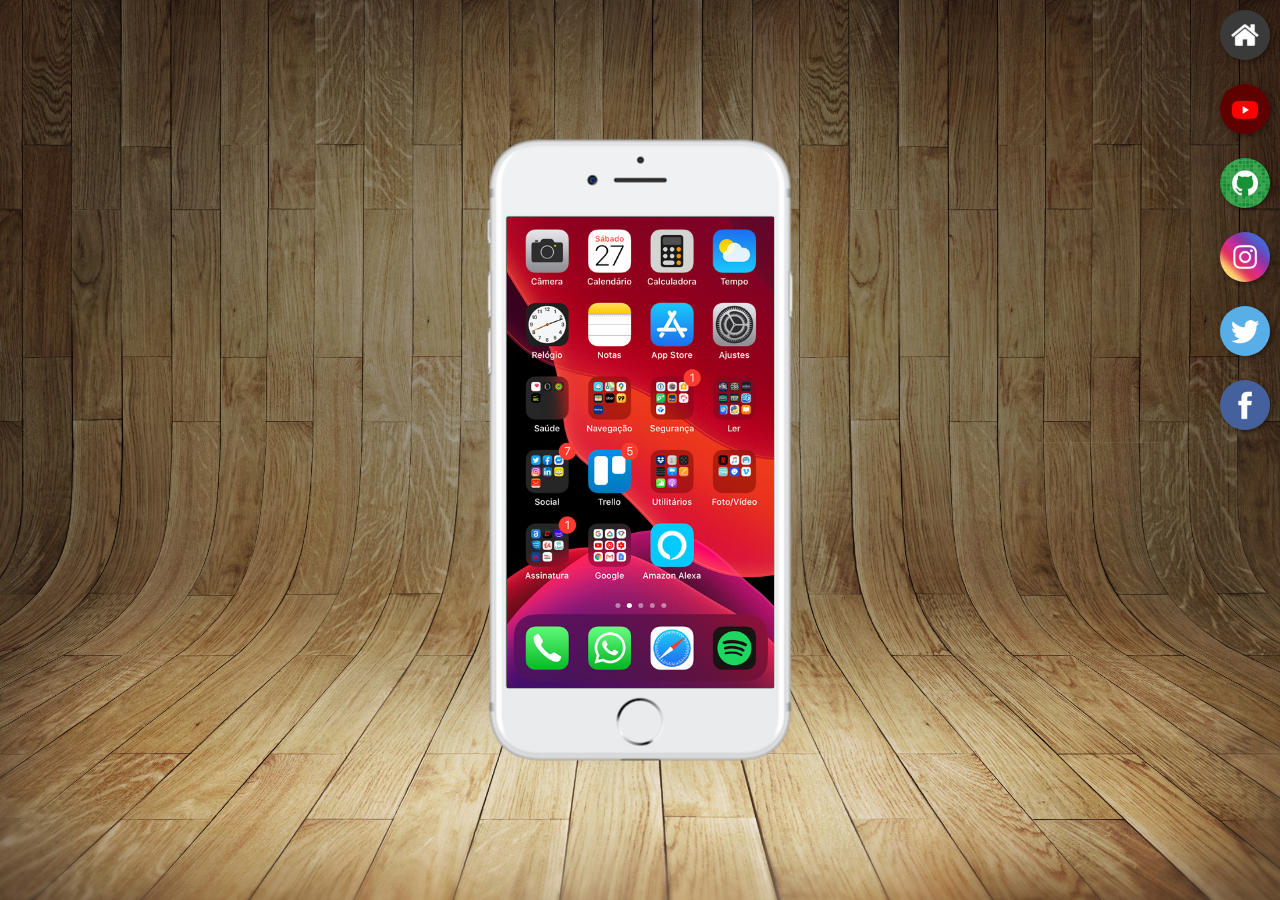
<file: index.html>
<!DOCTYPE html>
<html lang="pt-br">
<head>
    <meta charset="UTF-8">
    <meta http-equiv="X-UA-Compatible" content="IE=edge">
    <meta name="viewport" content="width=device-width, initial-scale=1.0">
    <title>Projetos redes sociais</title>
    <link rel="shortcut icon" href="favicon.ico" type="image/x-icon">
    <link rel="stylesheet" href="estilos/style.css">
</head>
<body>
    <main>
        <section id="telefone">
            <iframe src="home.html" name="tela" id="tela" frameborder="0">
                seu navegador não é compativel com isso.
            </iframe>
        </section>
        <section id="redes-sociais">
            <a href="home.html" target="tela"><img src="imagens/logo-home.jpg" alt="home"></a><br>
            <a href="youtube.html" target="tela"><img src="imagens/logo-youtube.jpg" alt="YouTube"></a><br>
            <a href="github.html" target="tela"><img src="imagens/logo-github.jpg" alt="GitHub"></a><br>
            <a href="instagram.html" target="tela"><img src="imagens/logo-instagram.jpg" alt="instagram"></a><br>
            <a href="Twitter.html" target="tela"><img src="imagens/logo-twitter.jpg" alt="Teitter"></a><br>
            <a href="facebook.html" target="tela"><img src="imagens/logo-facebook.jpg" alt="Facebook"></a>
        </section>
    </main>
</body>
</html>
</file>
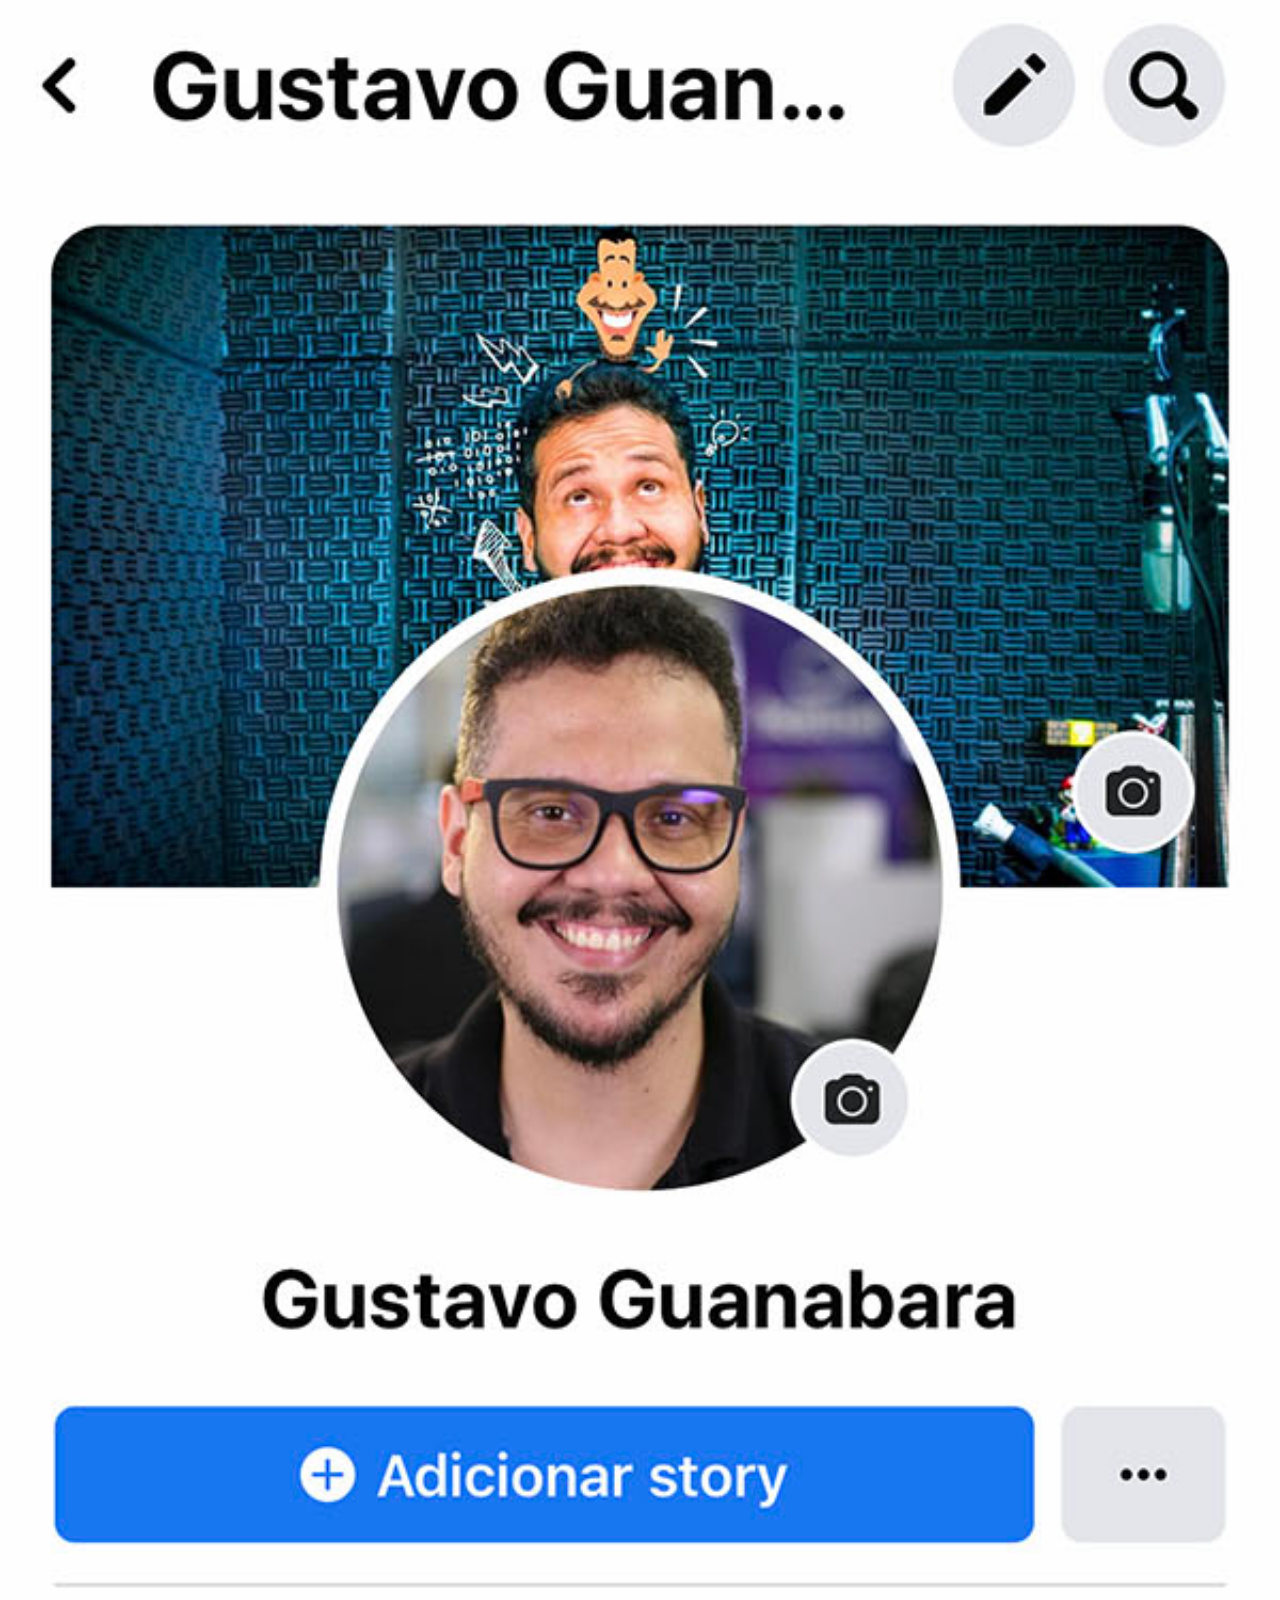
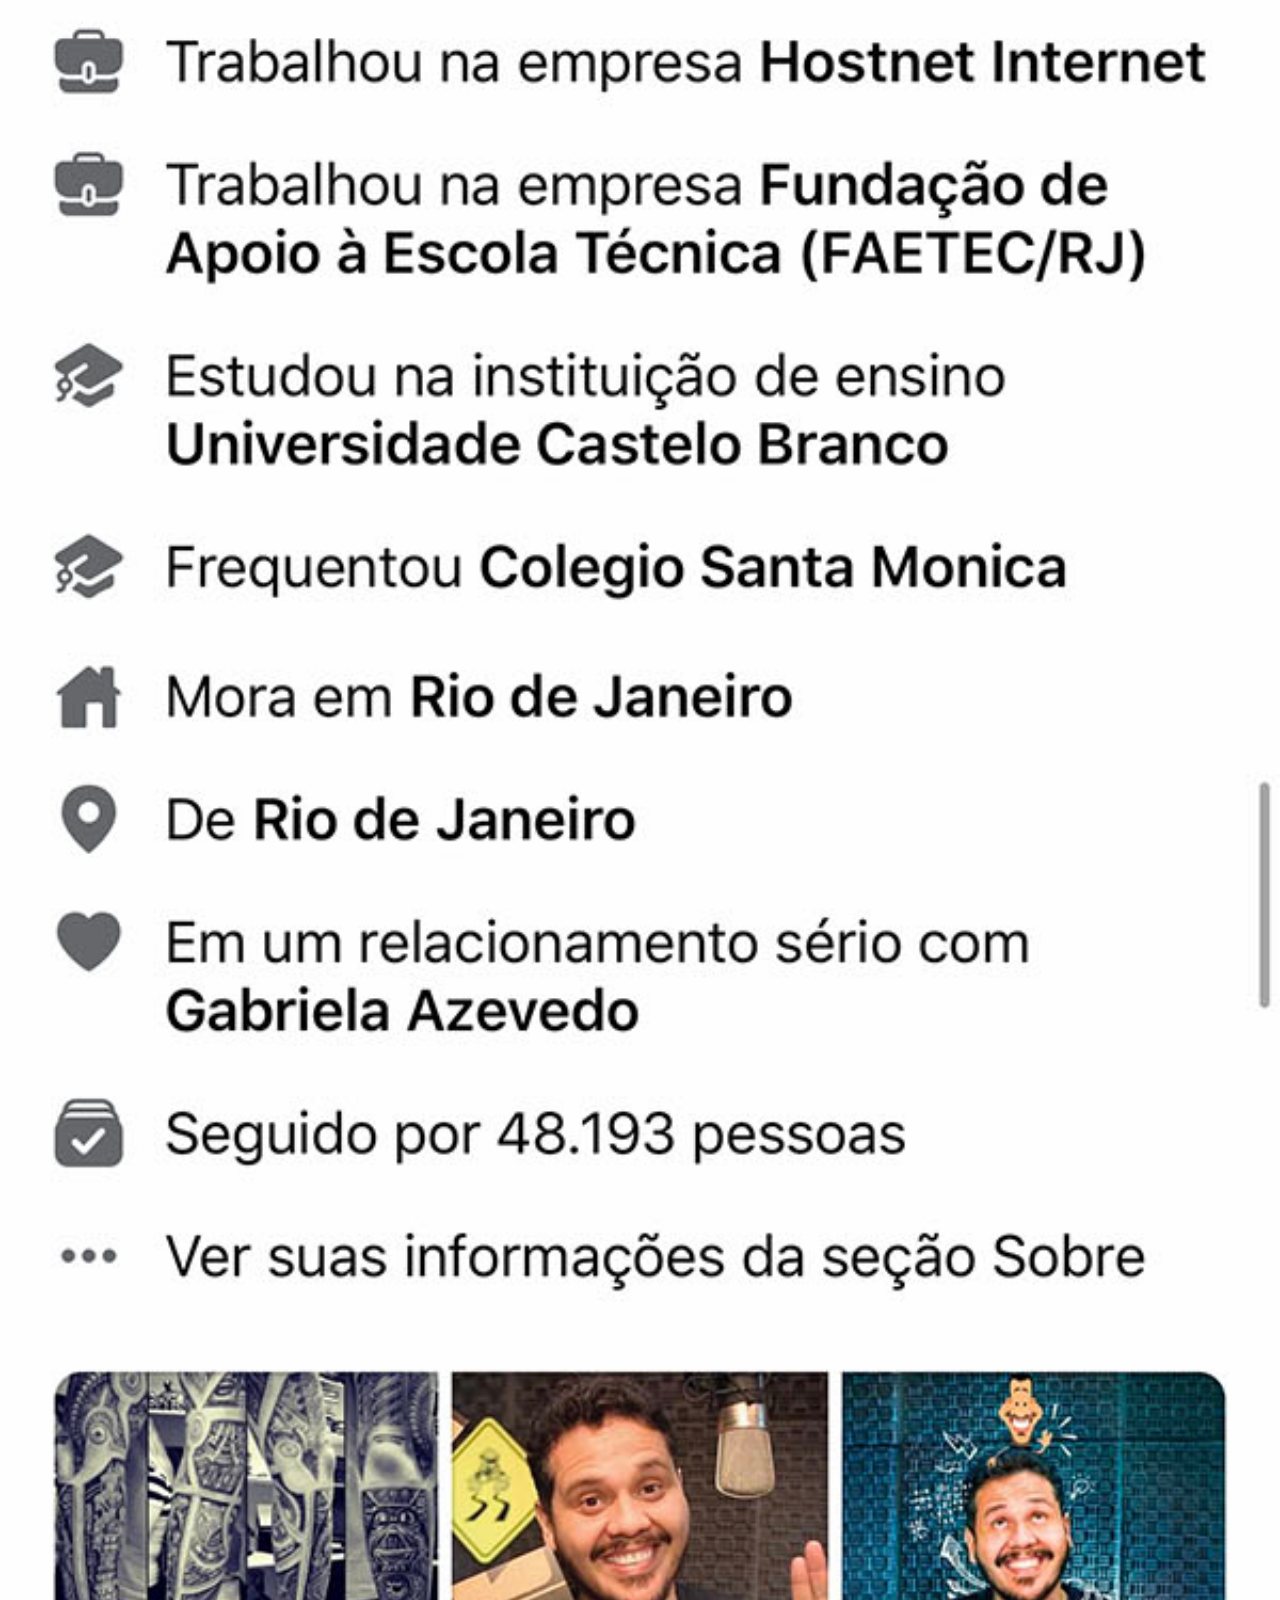
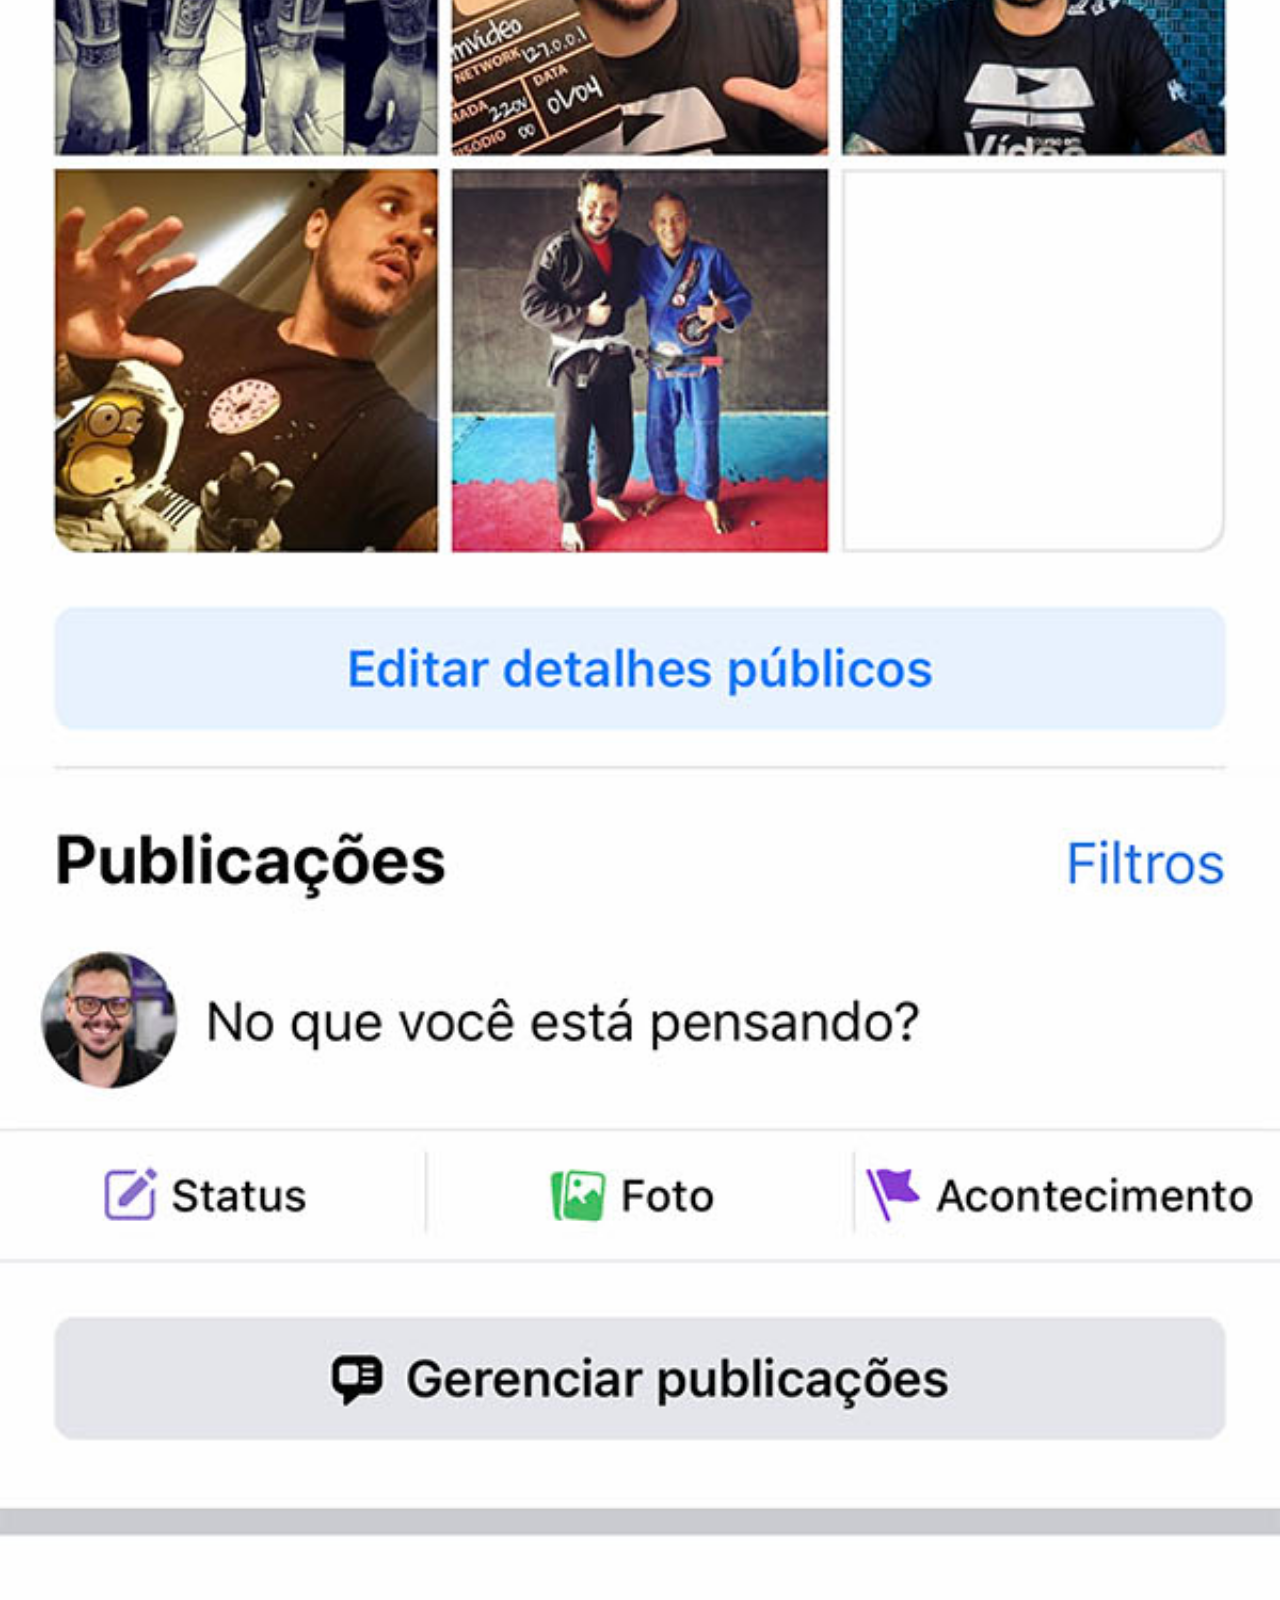
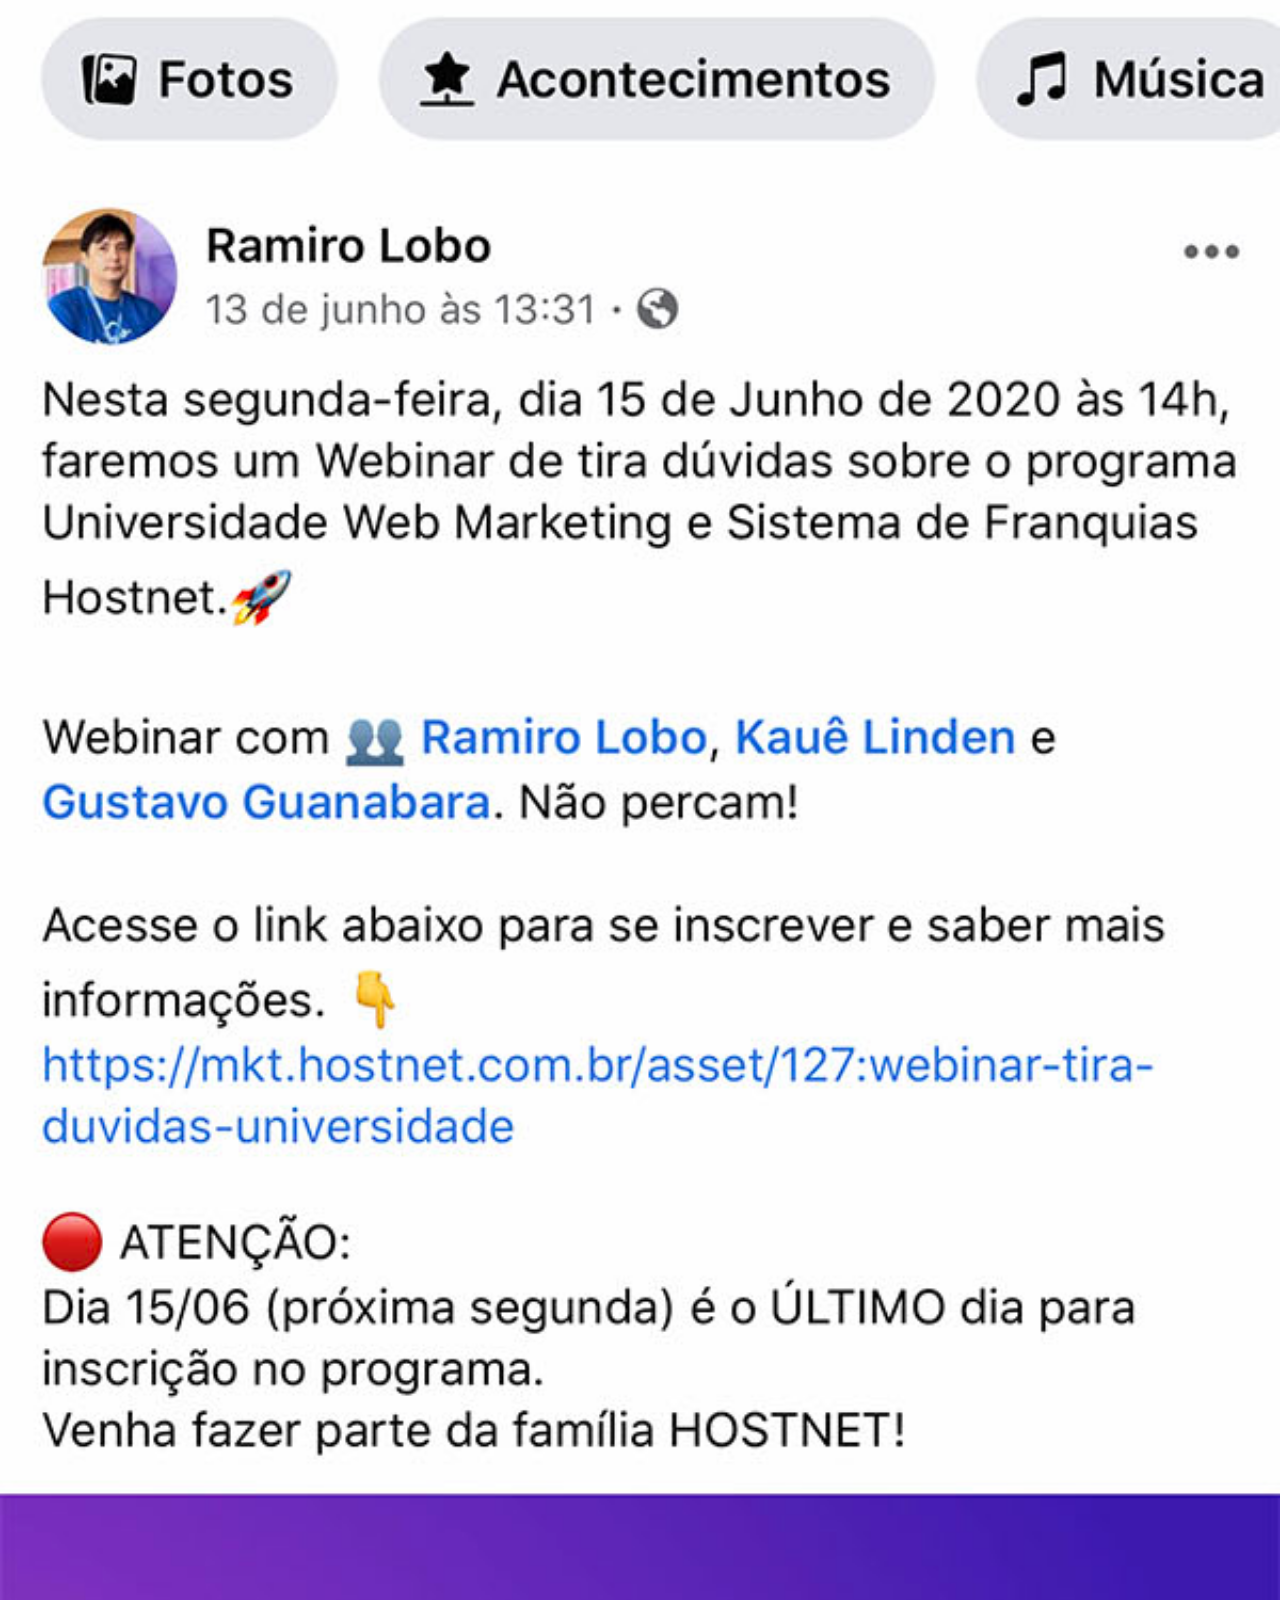
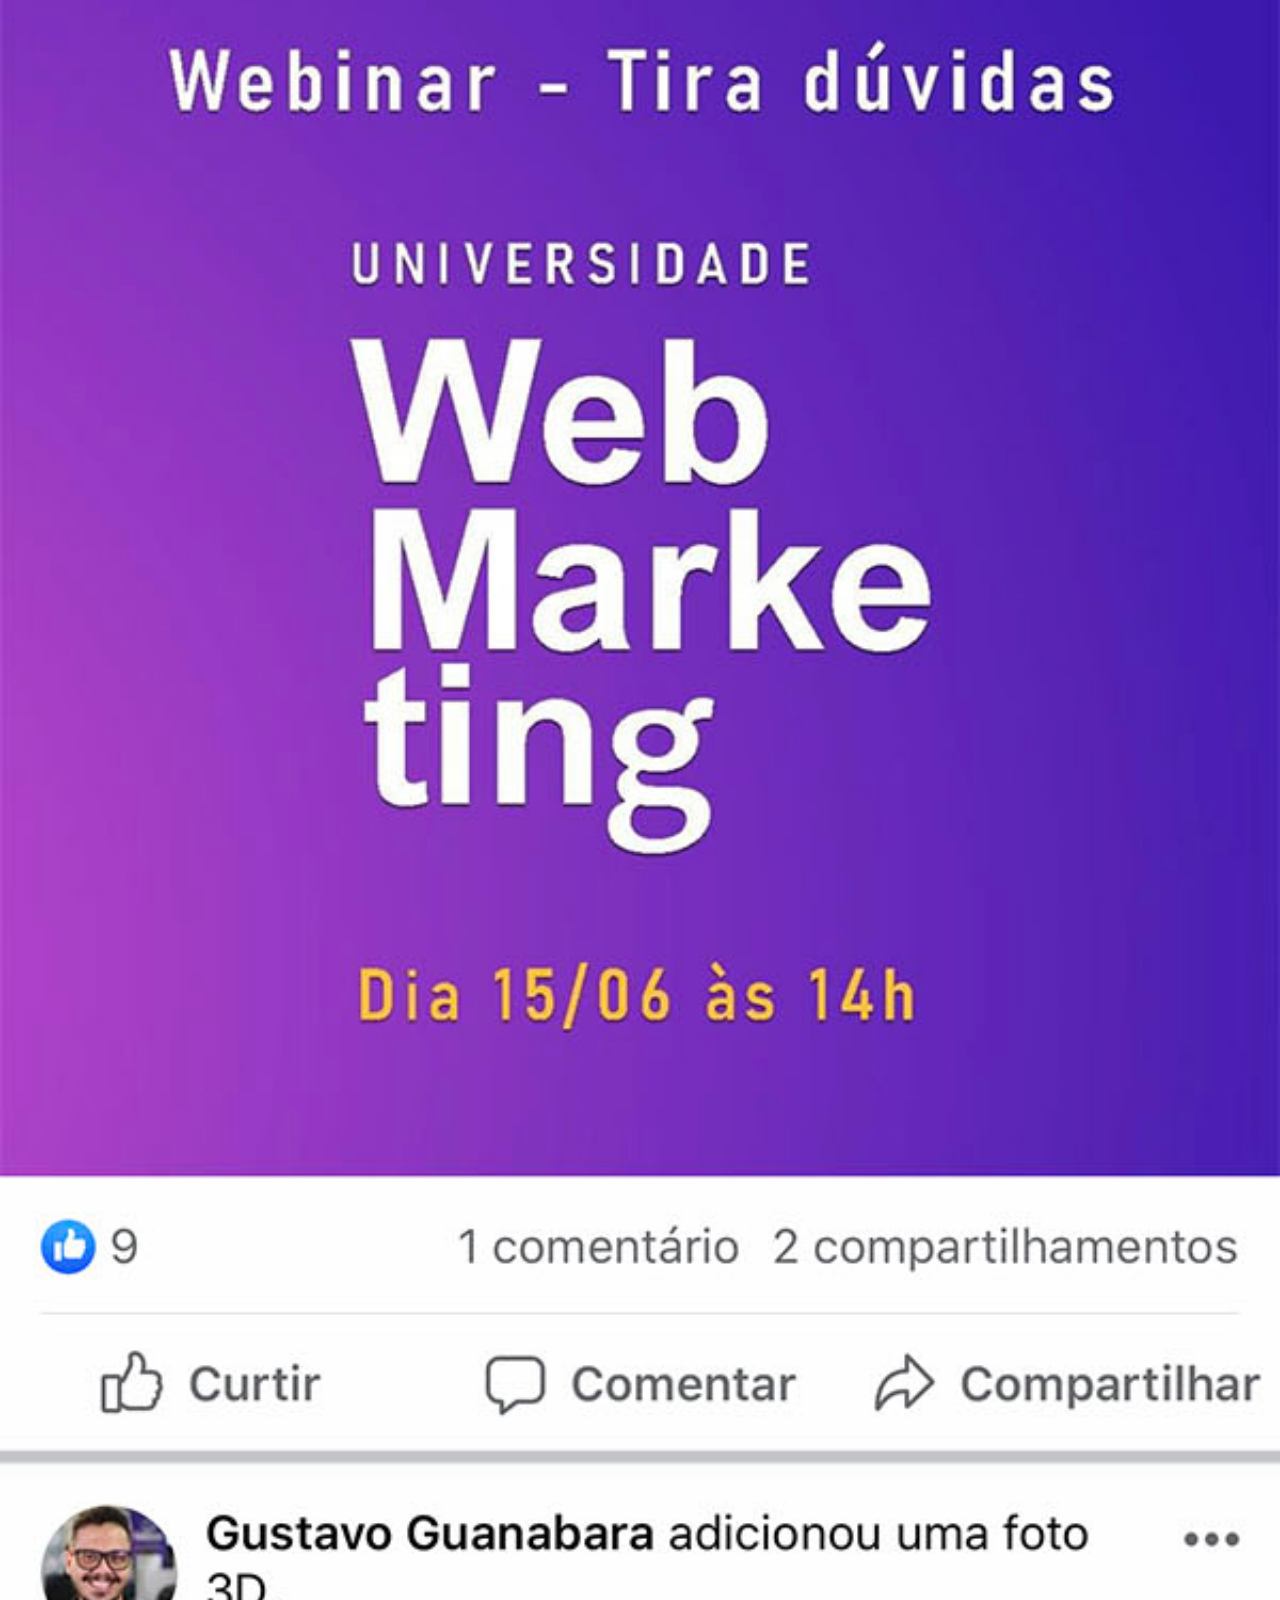
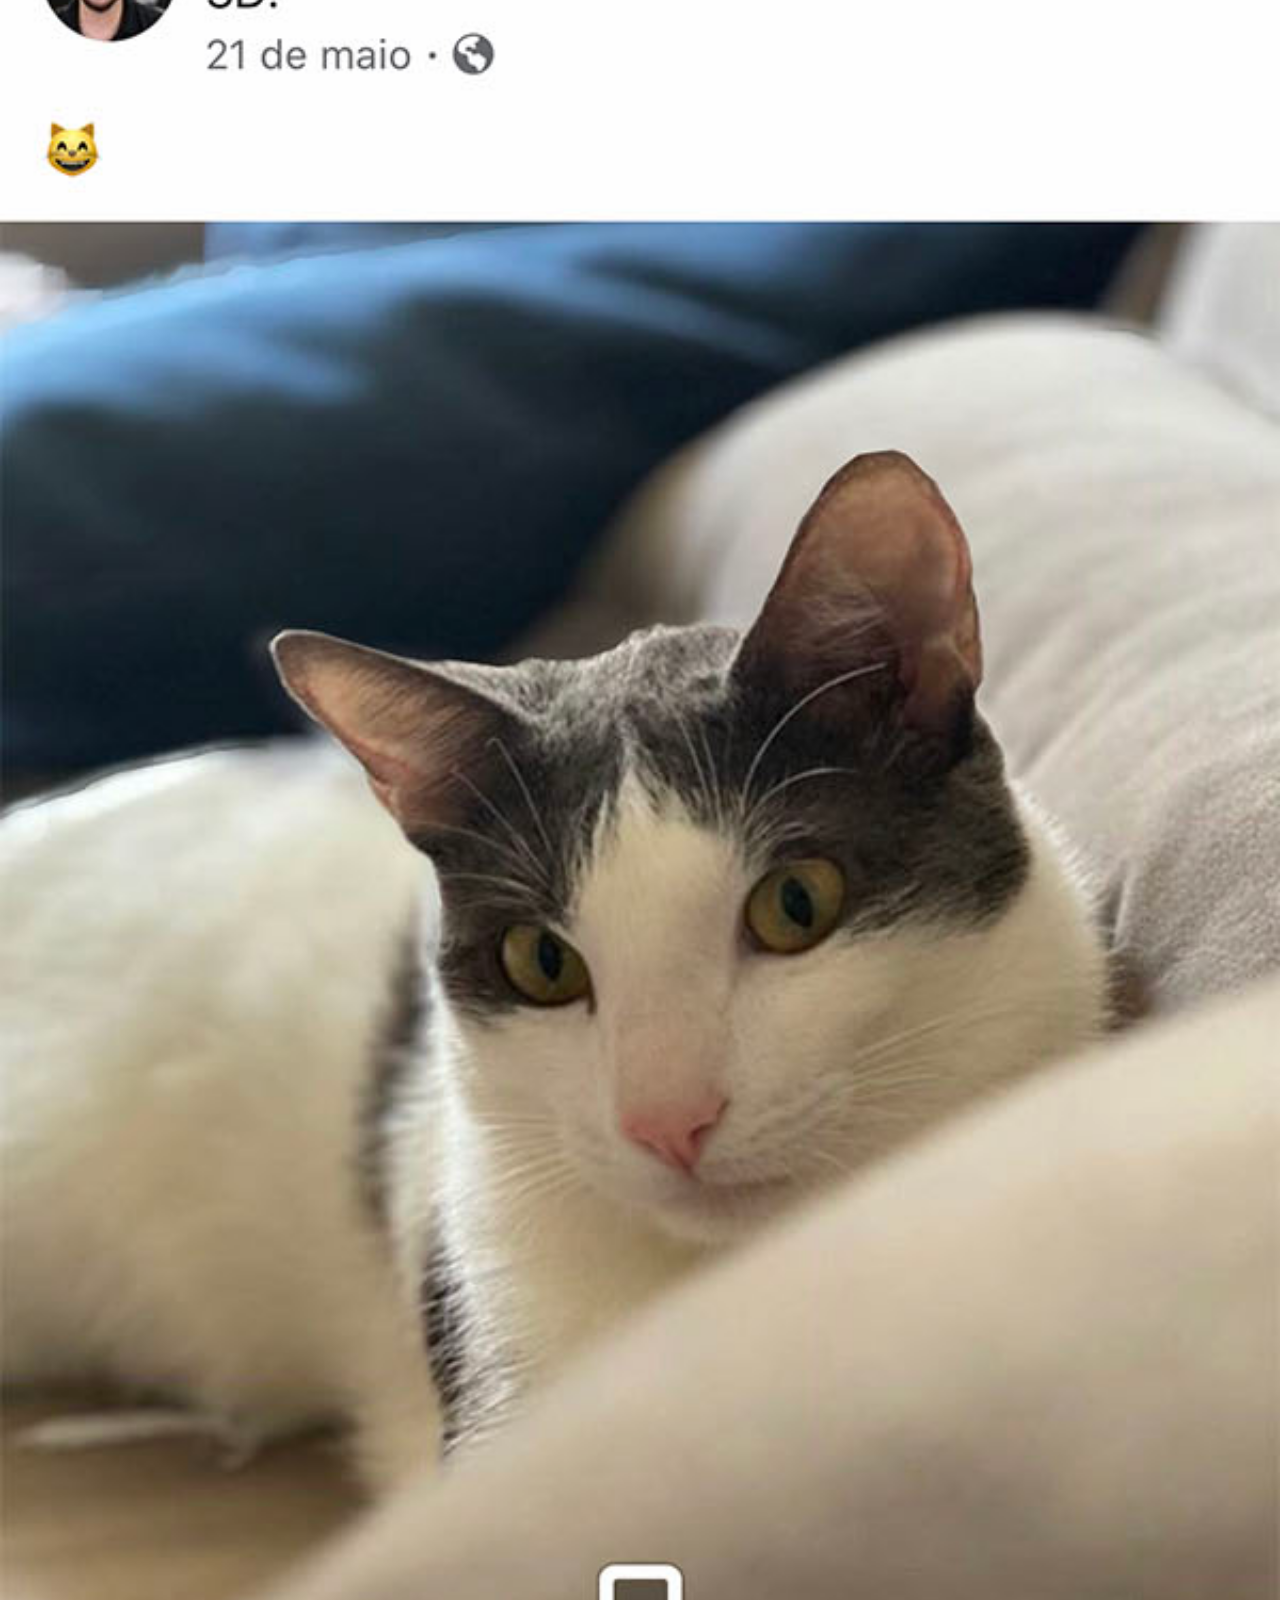
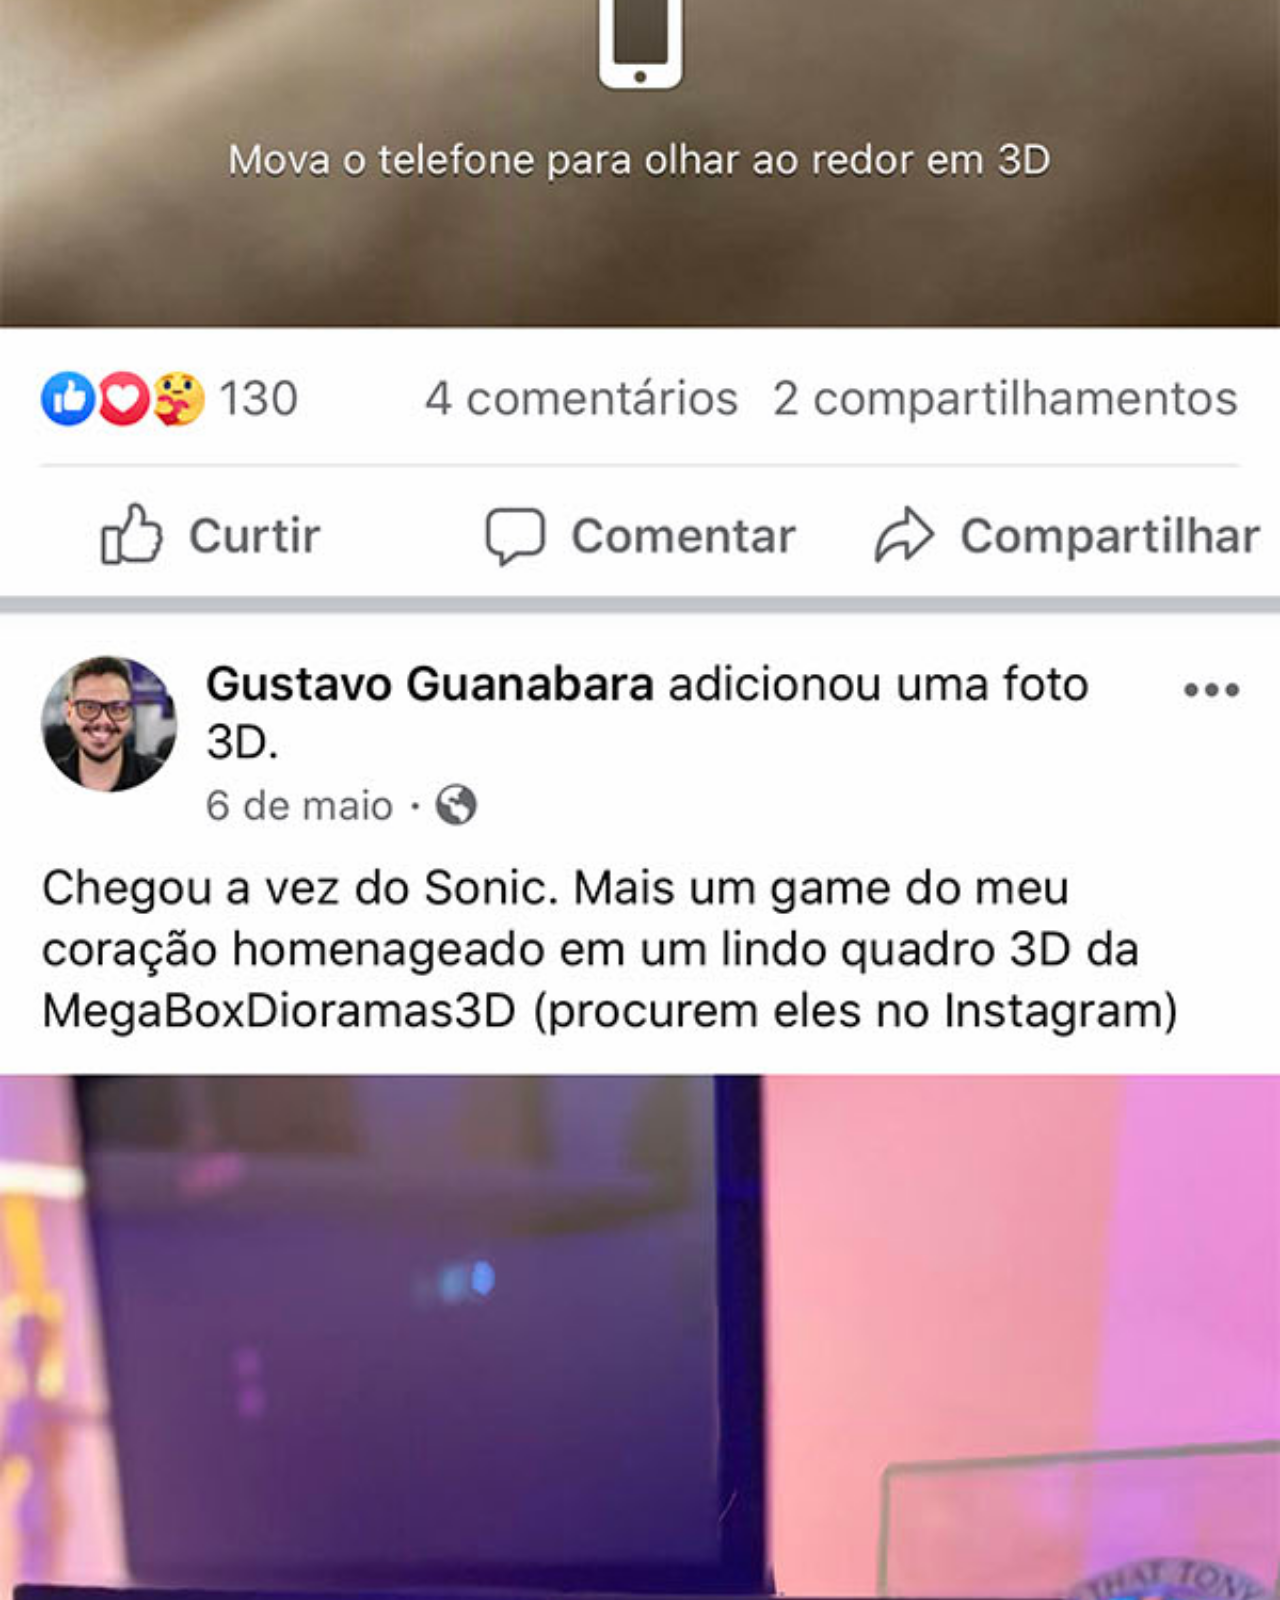
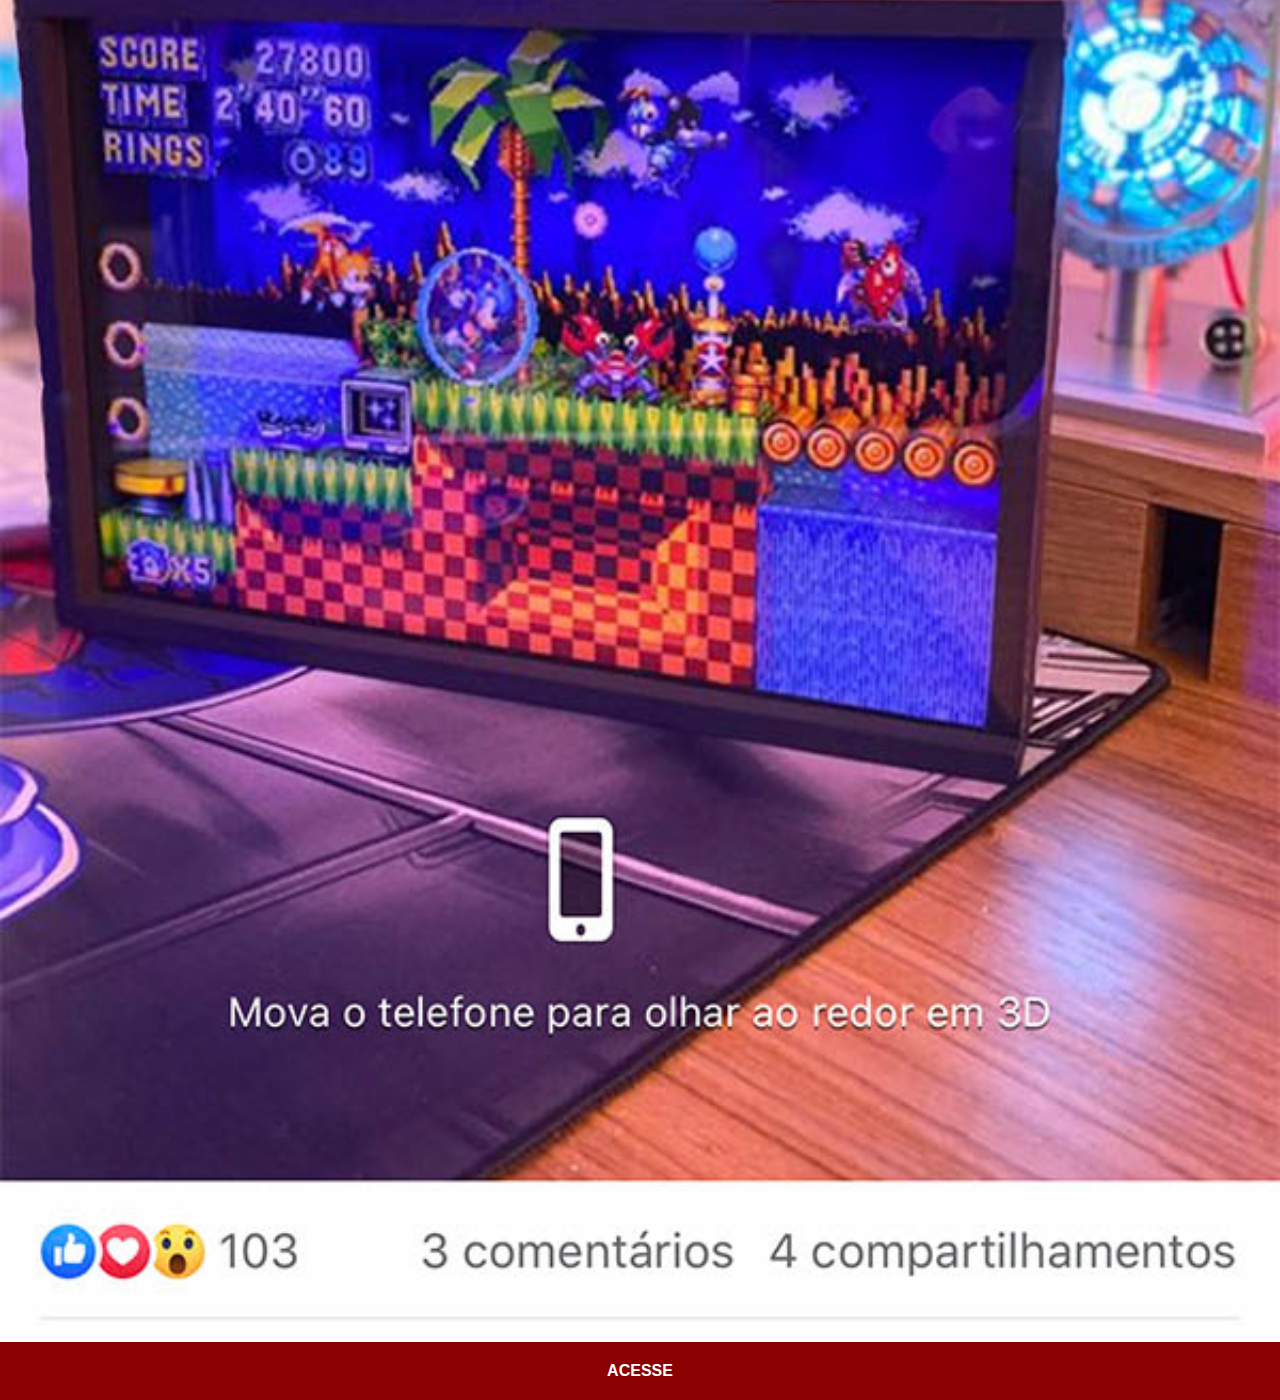
<file: facebook.html>
<!DOCTYPE html>
<html lang="en">
<head>
    <meta charset="UTF-8">
    <meta http-equiv="X-UA-Compatible" content="IE=edge">
    <meta name="viewport" content="width=device-width, initial-scale=1.0">
    <title>Document</title>
    <link rel="stylesheet" href="estilos/social.css">
</head>
<body>
    <img src="imagens/tela-facebook.jpg" alt="Facebook">
    <a href="https://www.facebook.com/gustavoguanabara" target="_blank">ACESSE</a>
</body>
</html>
</file>
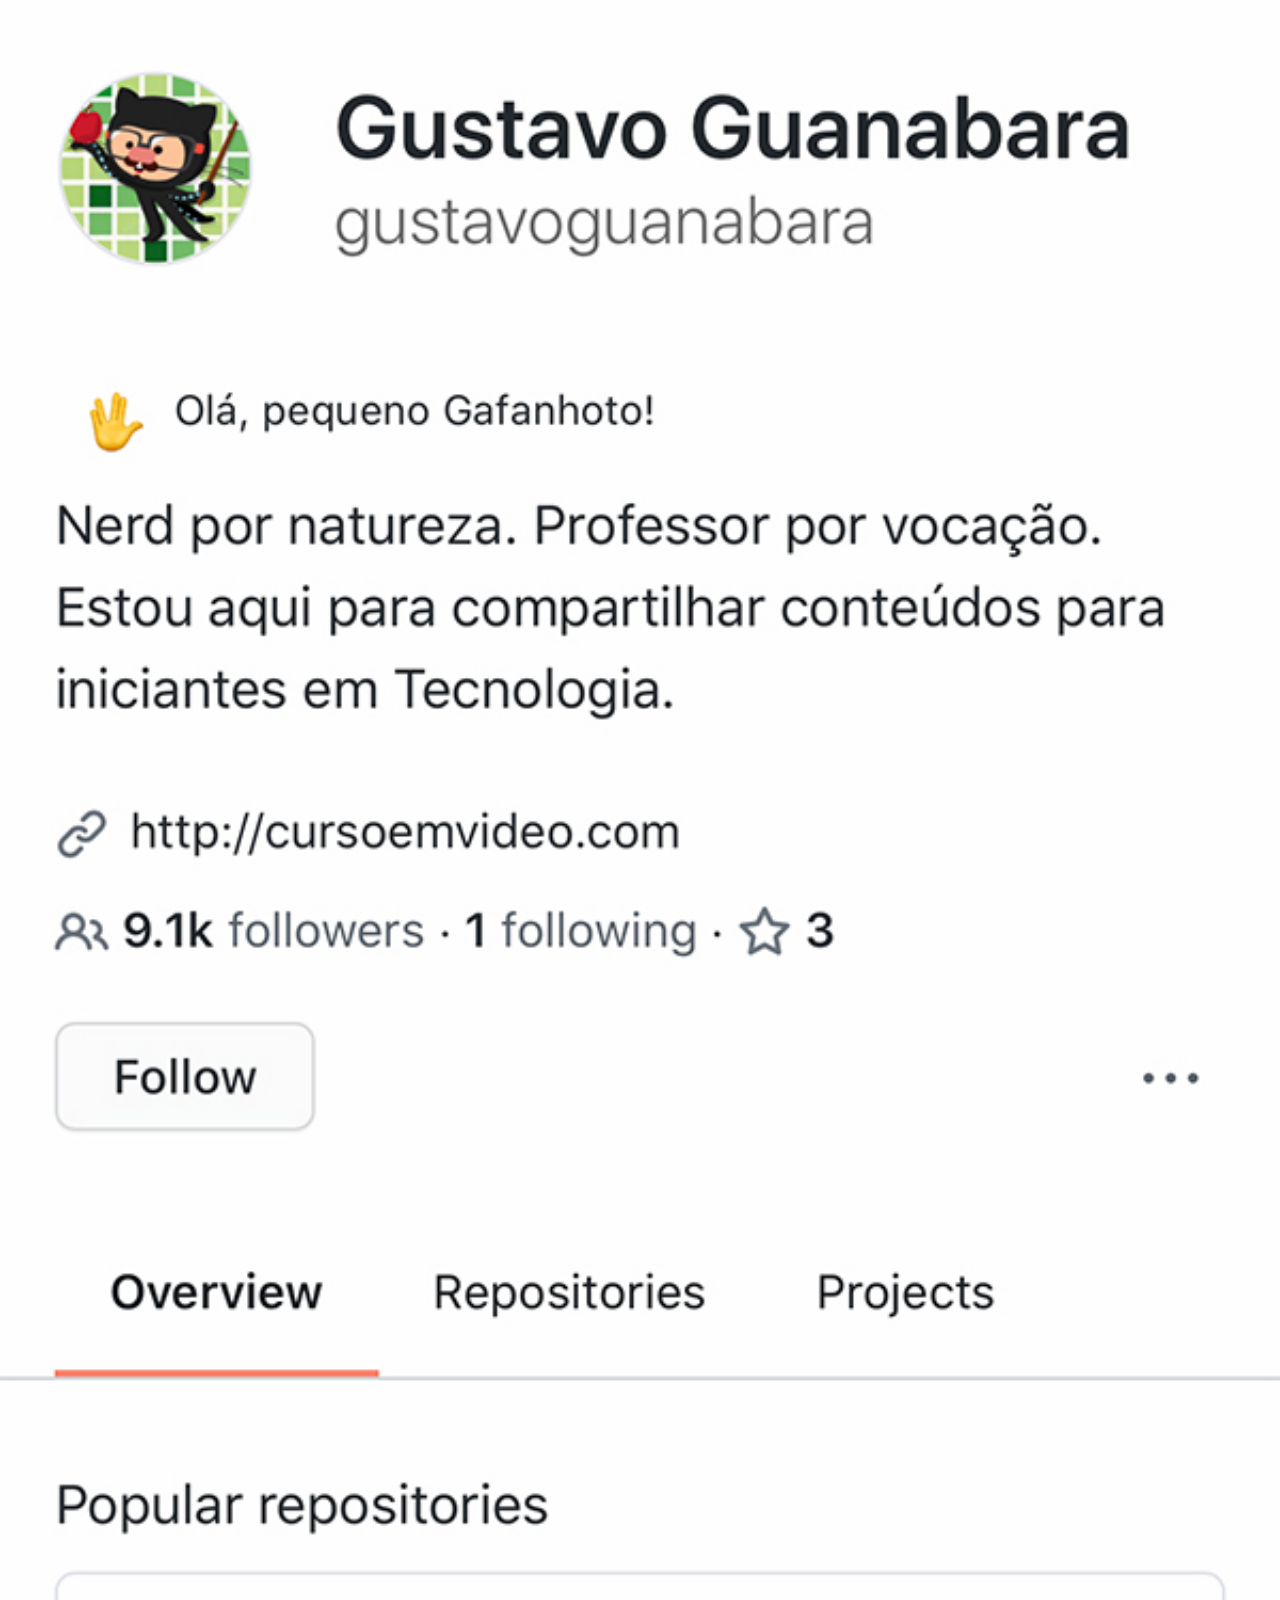
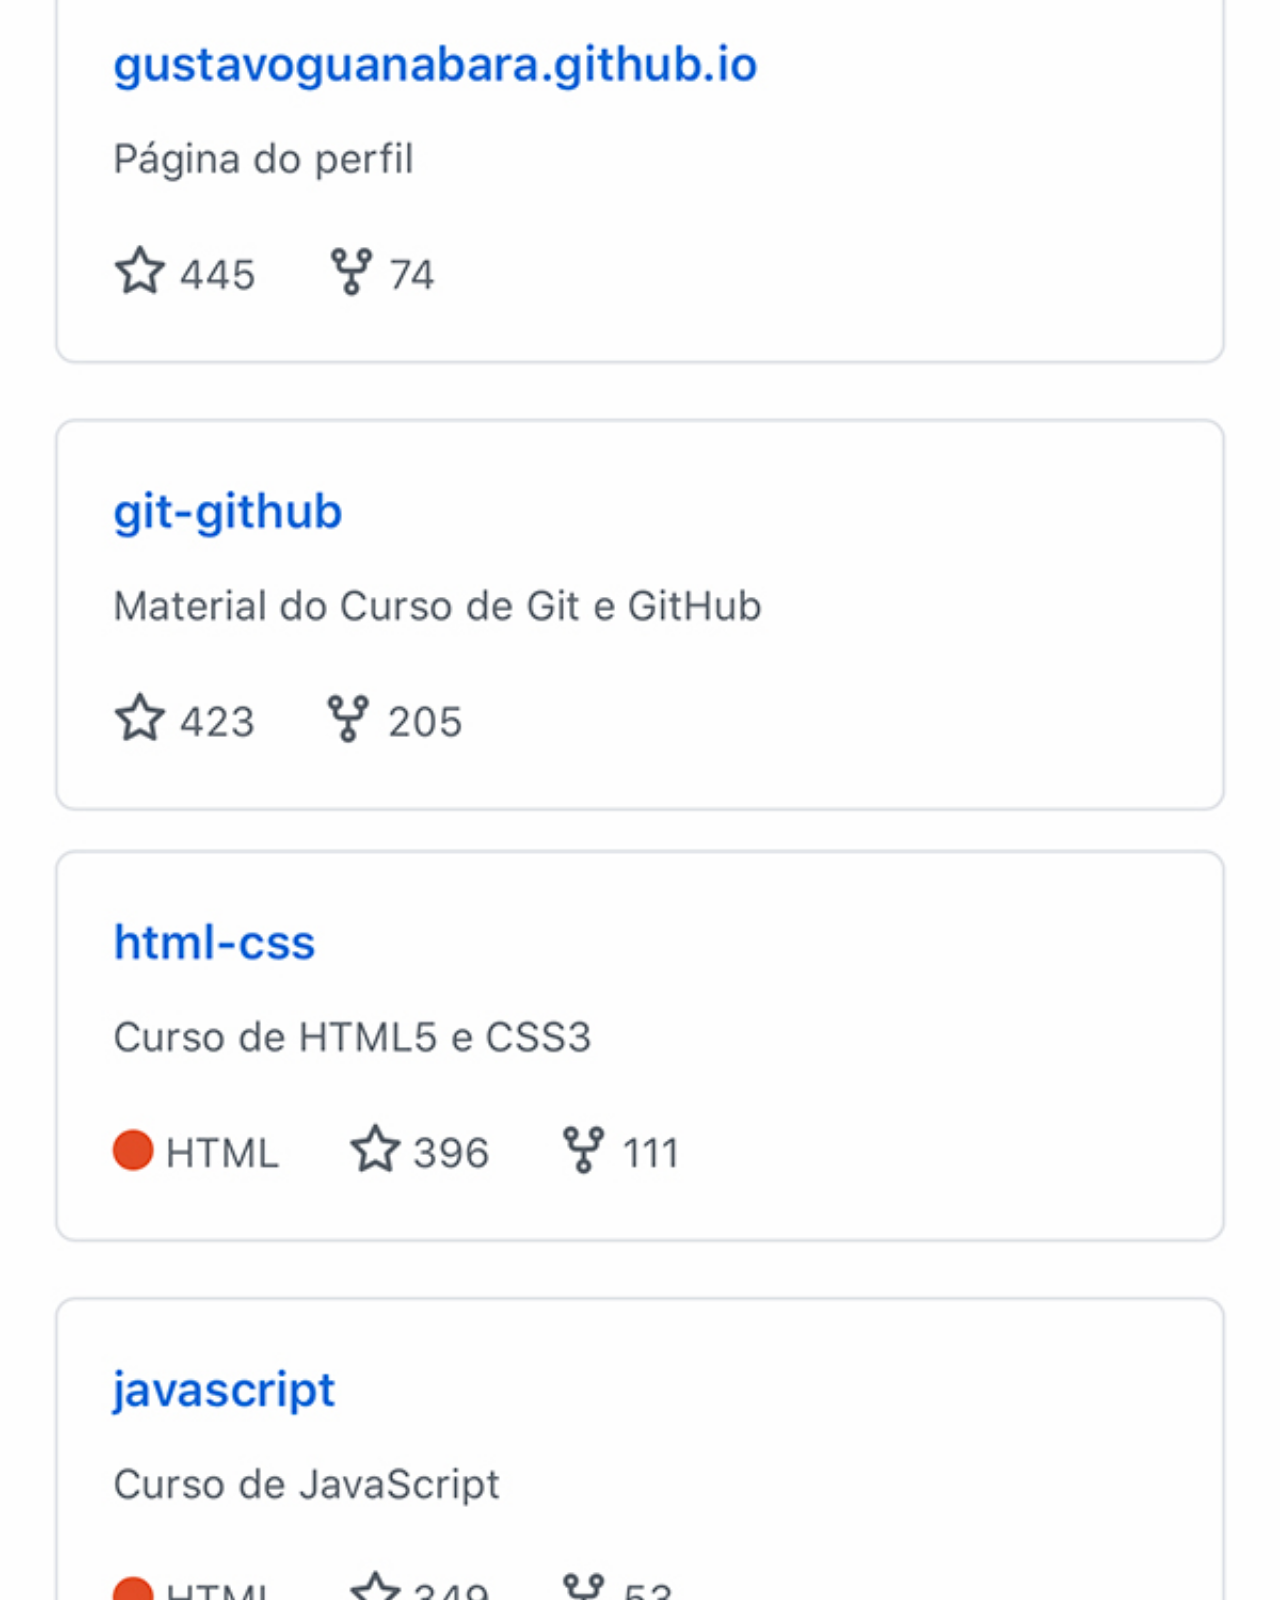
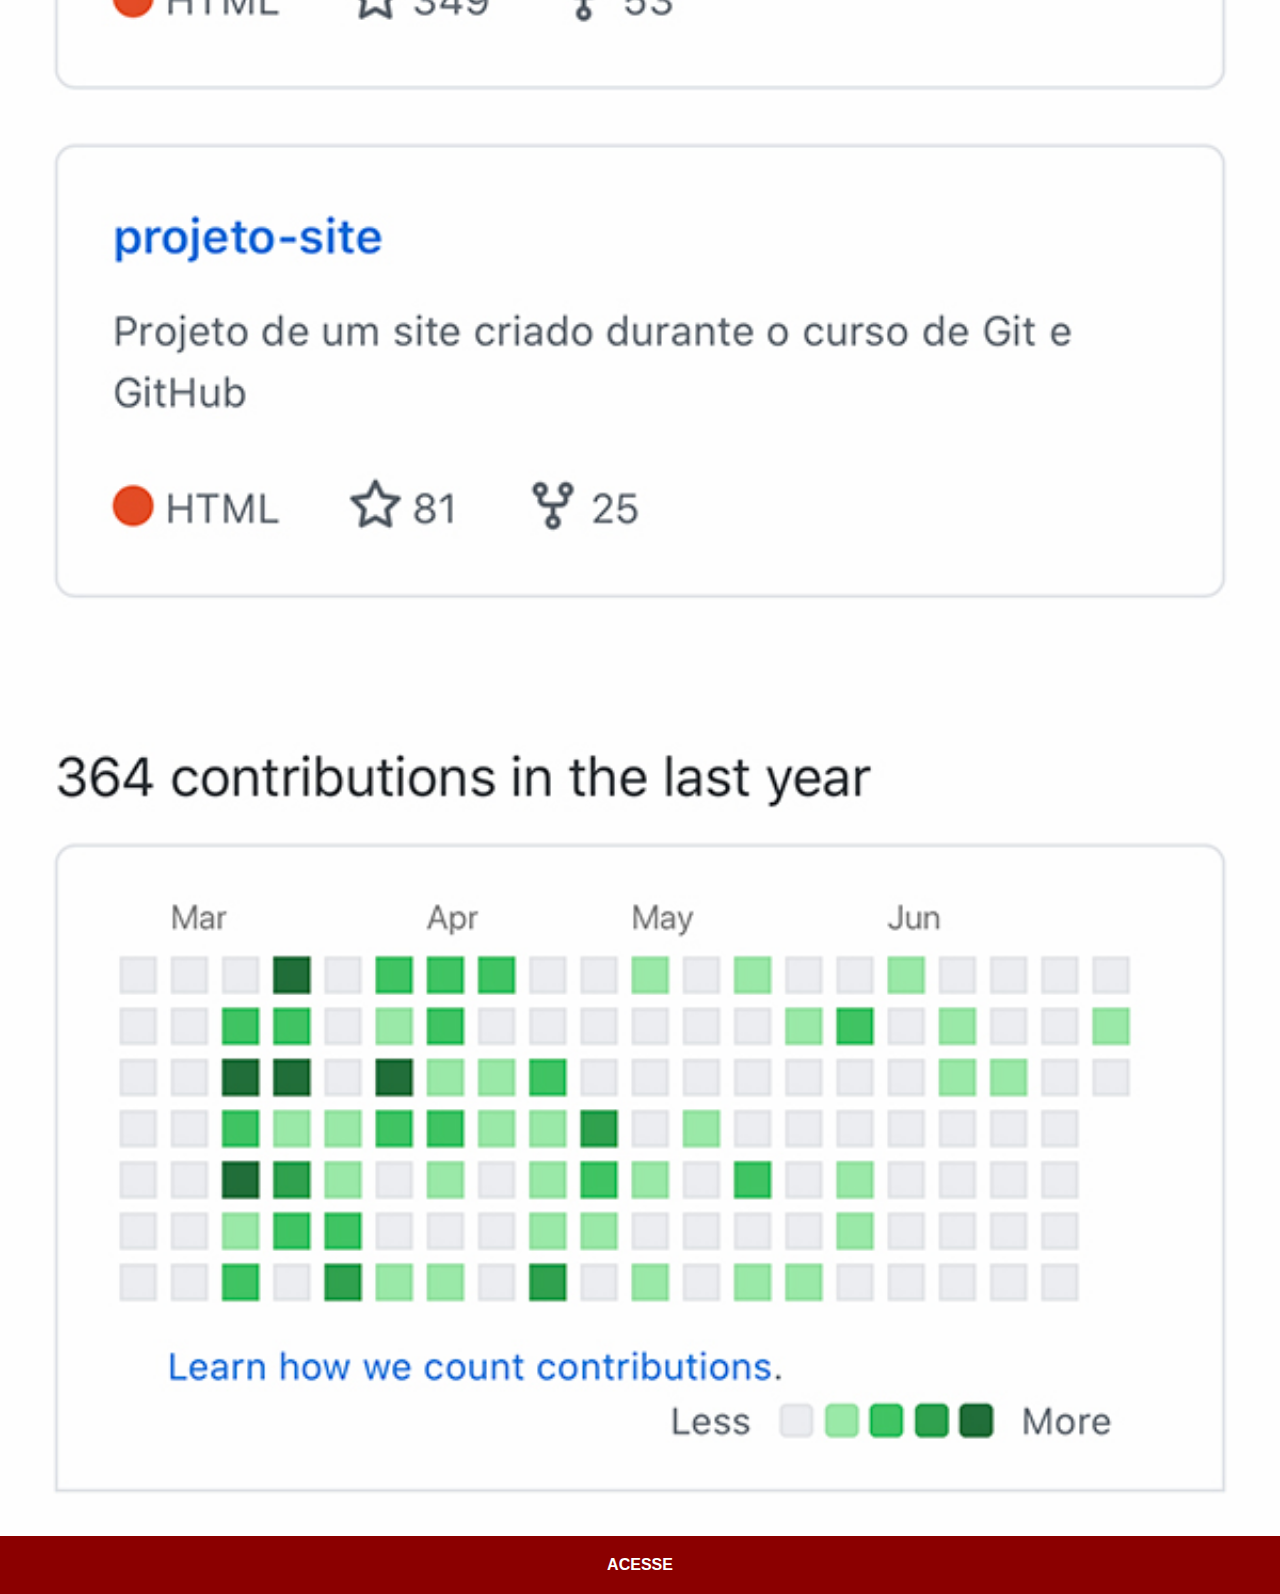
<file: github.html>
<!DOCTYPE html>
<html lang="en">
<head>
    <meta charset="UTF-8">
    <meta http-equiv="X-UA-Compatible" content="IE=edge">
    <meta name="viewport" content="width=device-width, initial-scale=1.0">
    <title>Document</title>
    <link rel="stylesheet" href="estilos/social.css">
</head>
<body>
    <img src="imagens/tela-github.jpg" alt="GitHub">
    <a href="https://github.com/gustavoguanabara/" target="_blank">ACESSE</a>
</body>
</html>
</file>
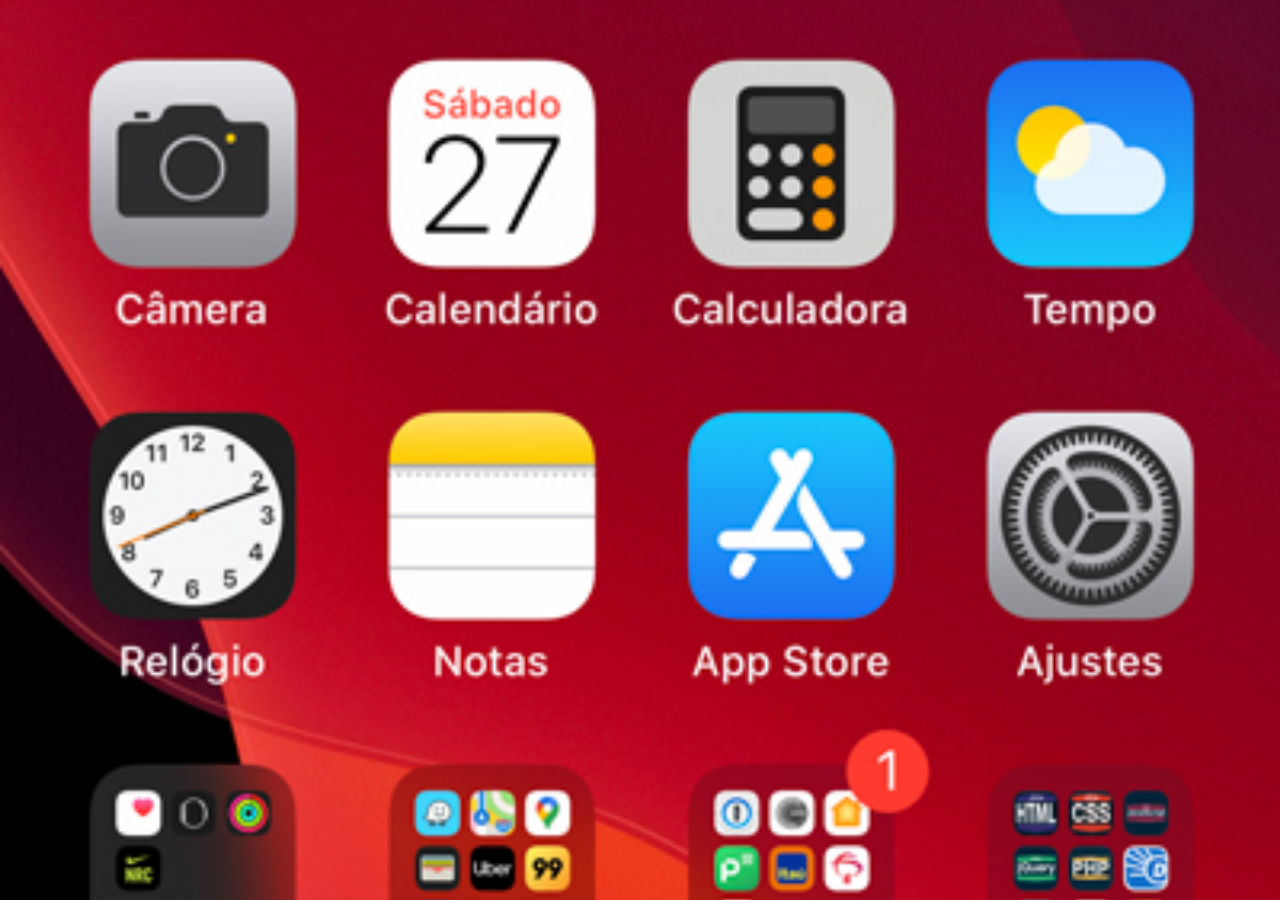
<file: home.html>
<!DOCTYPE html>
<html lang="pt-br">
<head>
    <meta charset="UTF-8">
    <meta http-equiv="X-UA-Compatible" content="IE=edge">
    <meta name="viewport" content="width=device-width, initial-scale=1.0">
    <title>Document</title>
</head>
<style>
    * {
        margin: 0px;
        padding: 0px;
    }

    body {
        width: 100vh;
        height: 100vh;
        background: black url('imagens/tela-home.jpg') no-repeat top center;
        background-size: cover;
    }

    ::-webkit-scrollbar {
    width: 0px;
    height: 0px;
    }
</style>
<body>
    
</body>
</html>
</file>
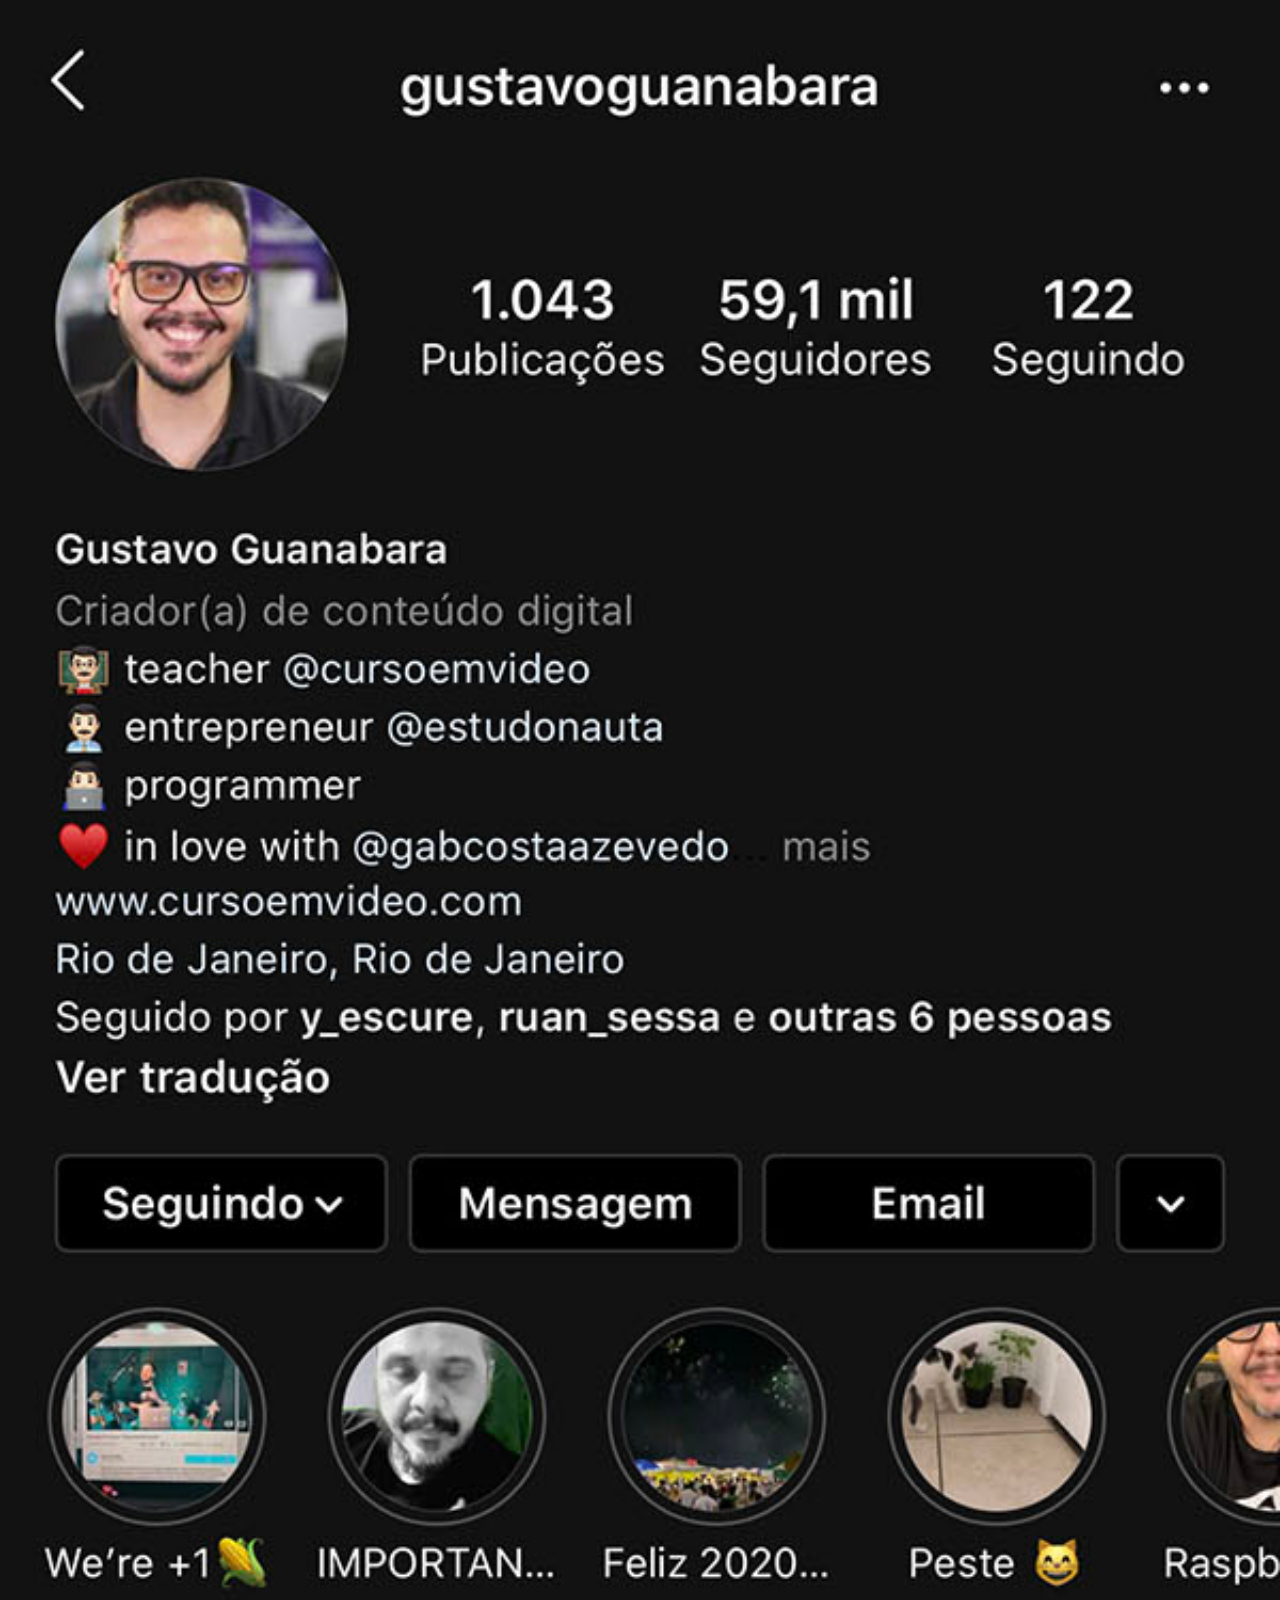
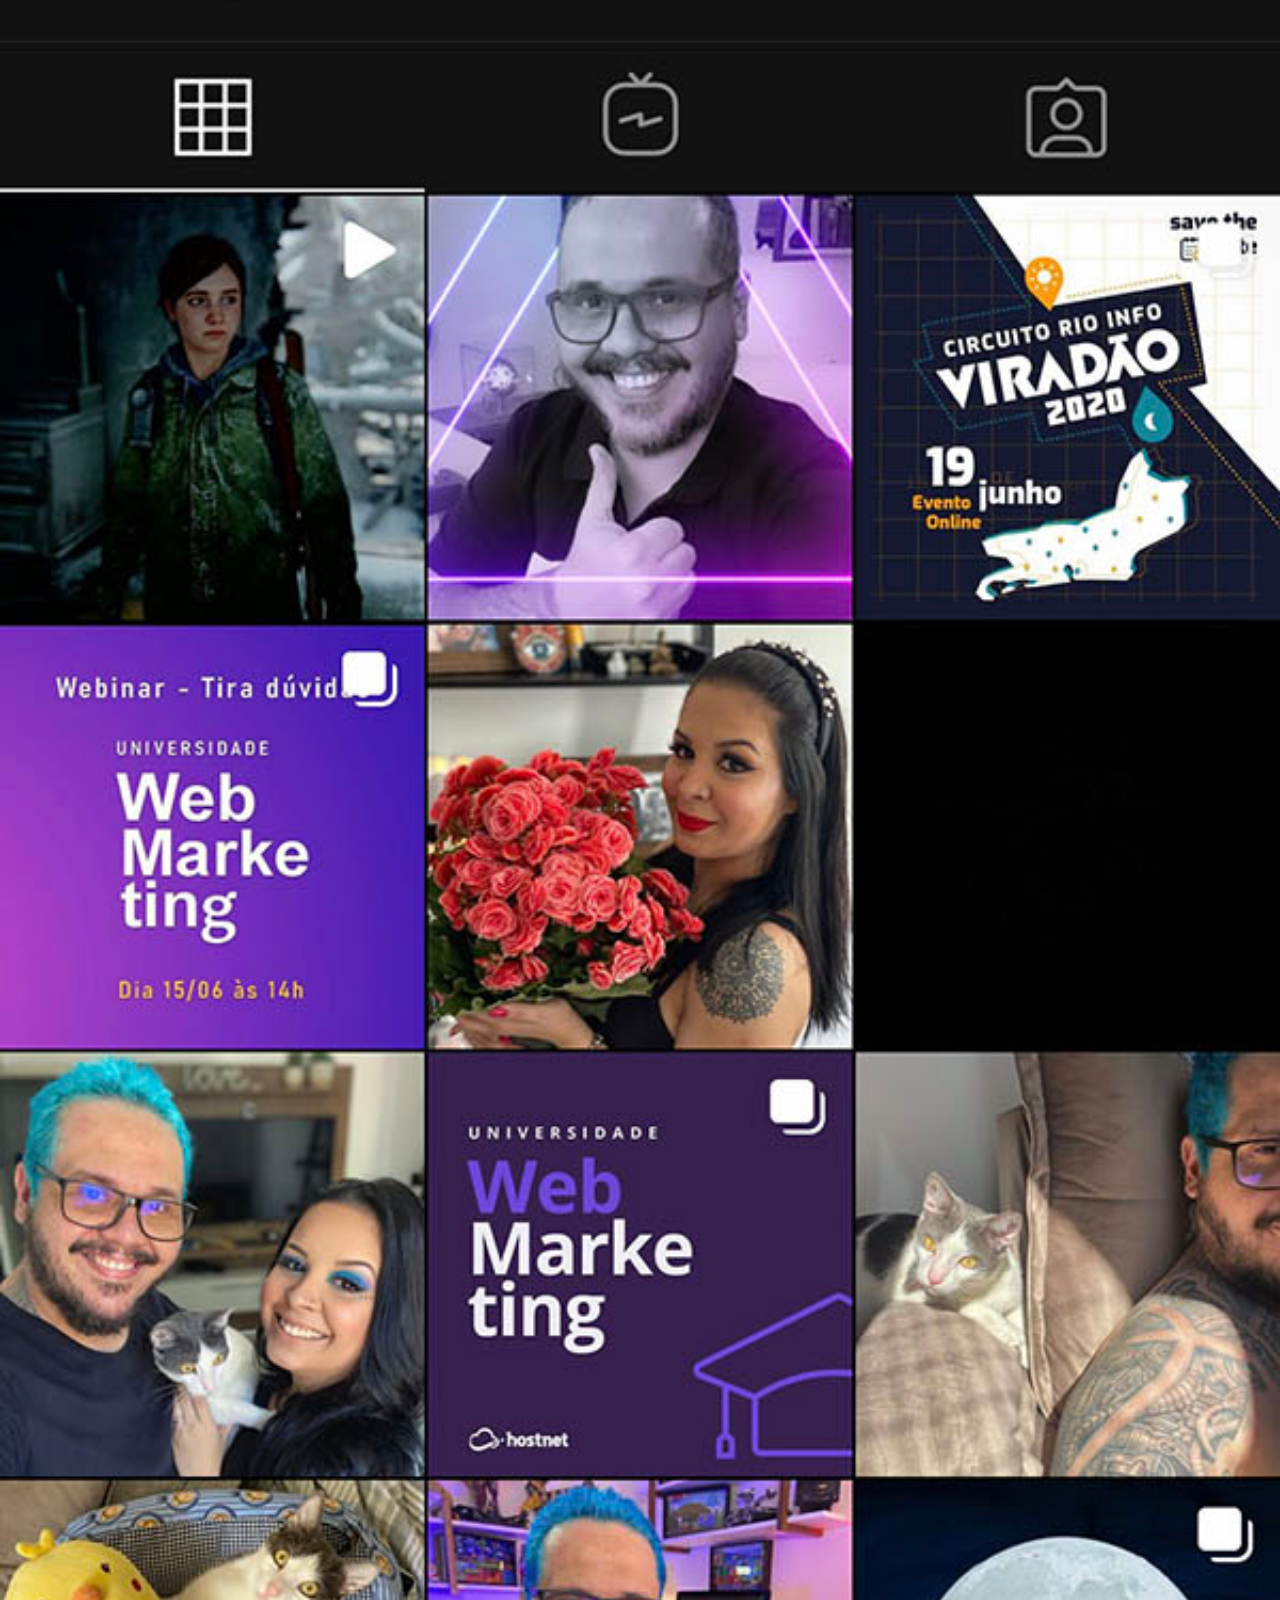
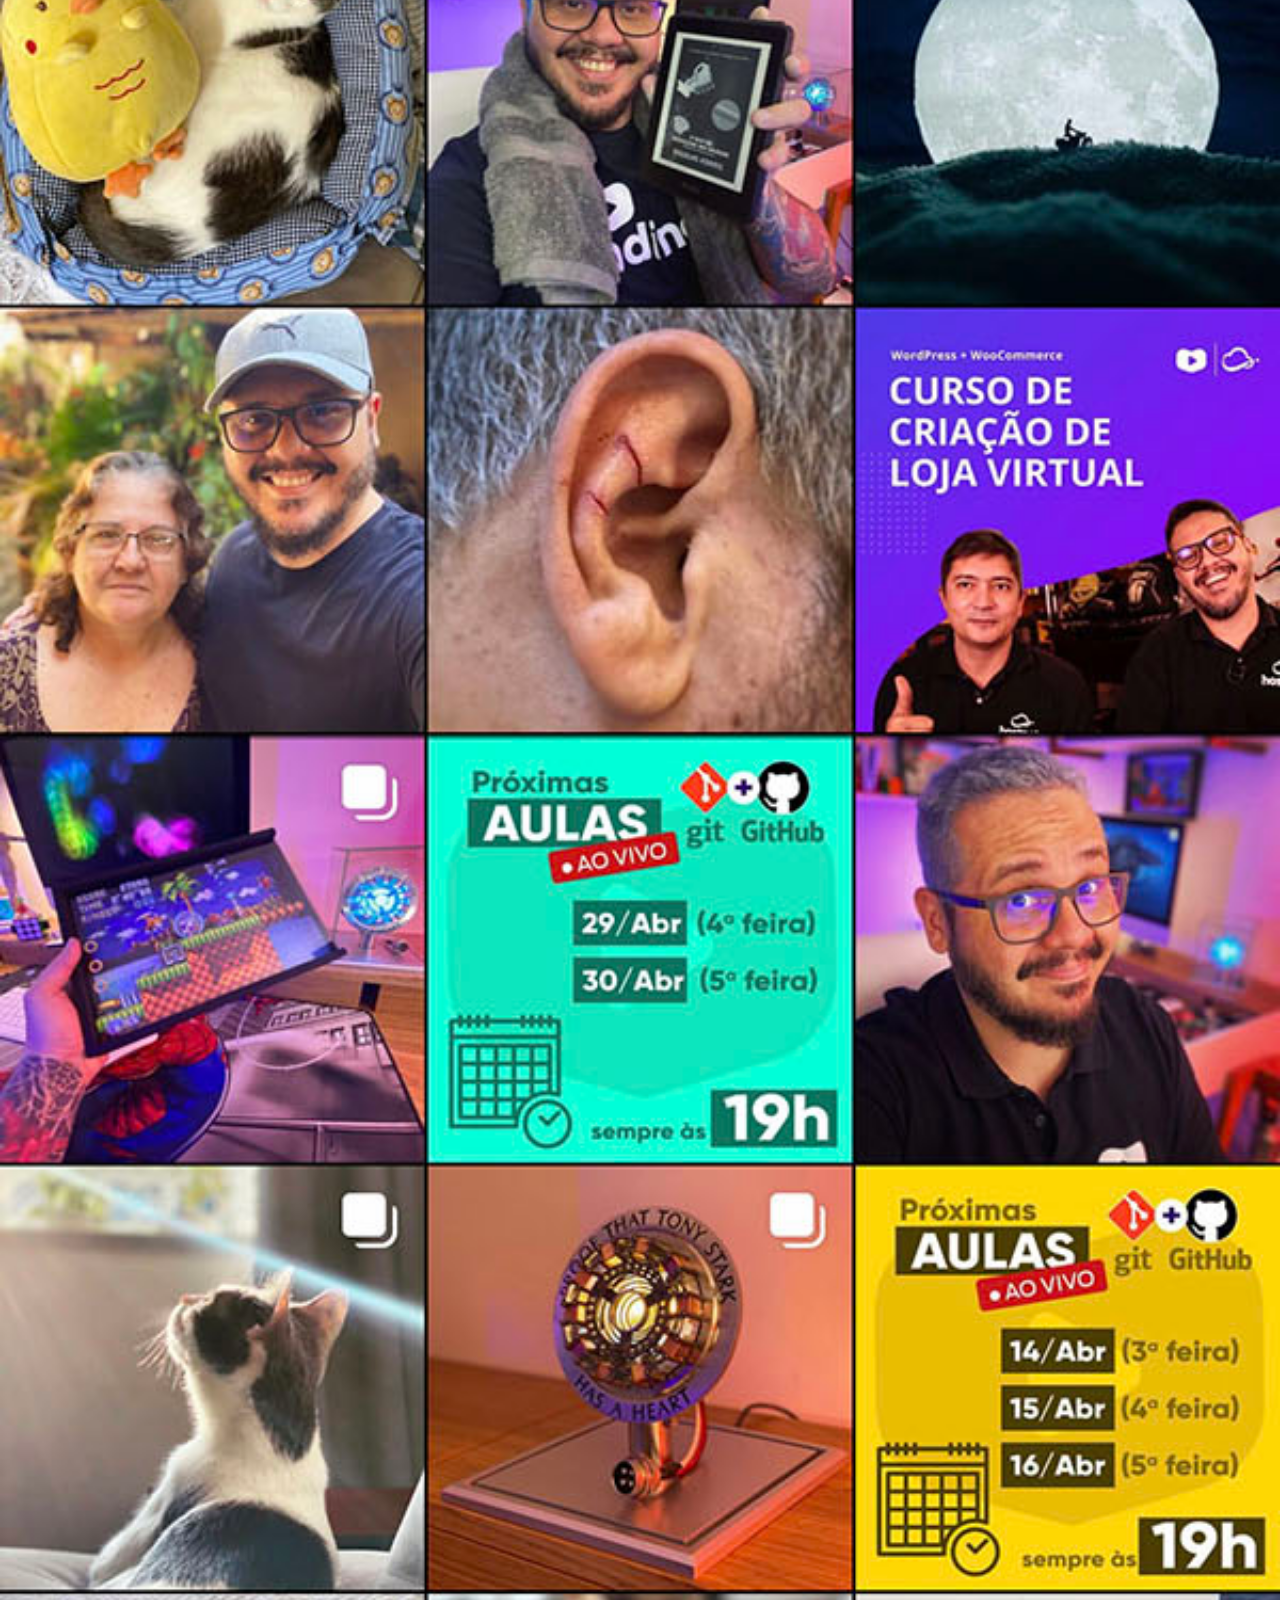
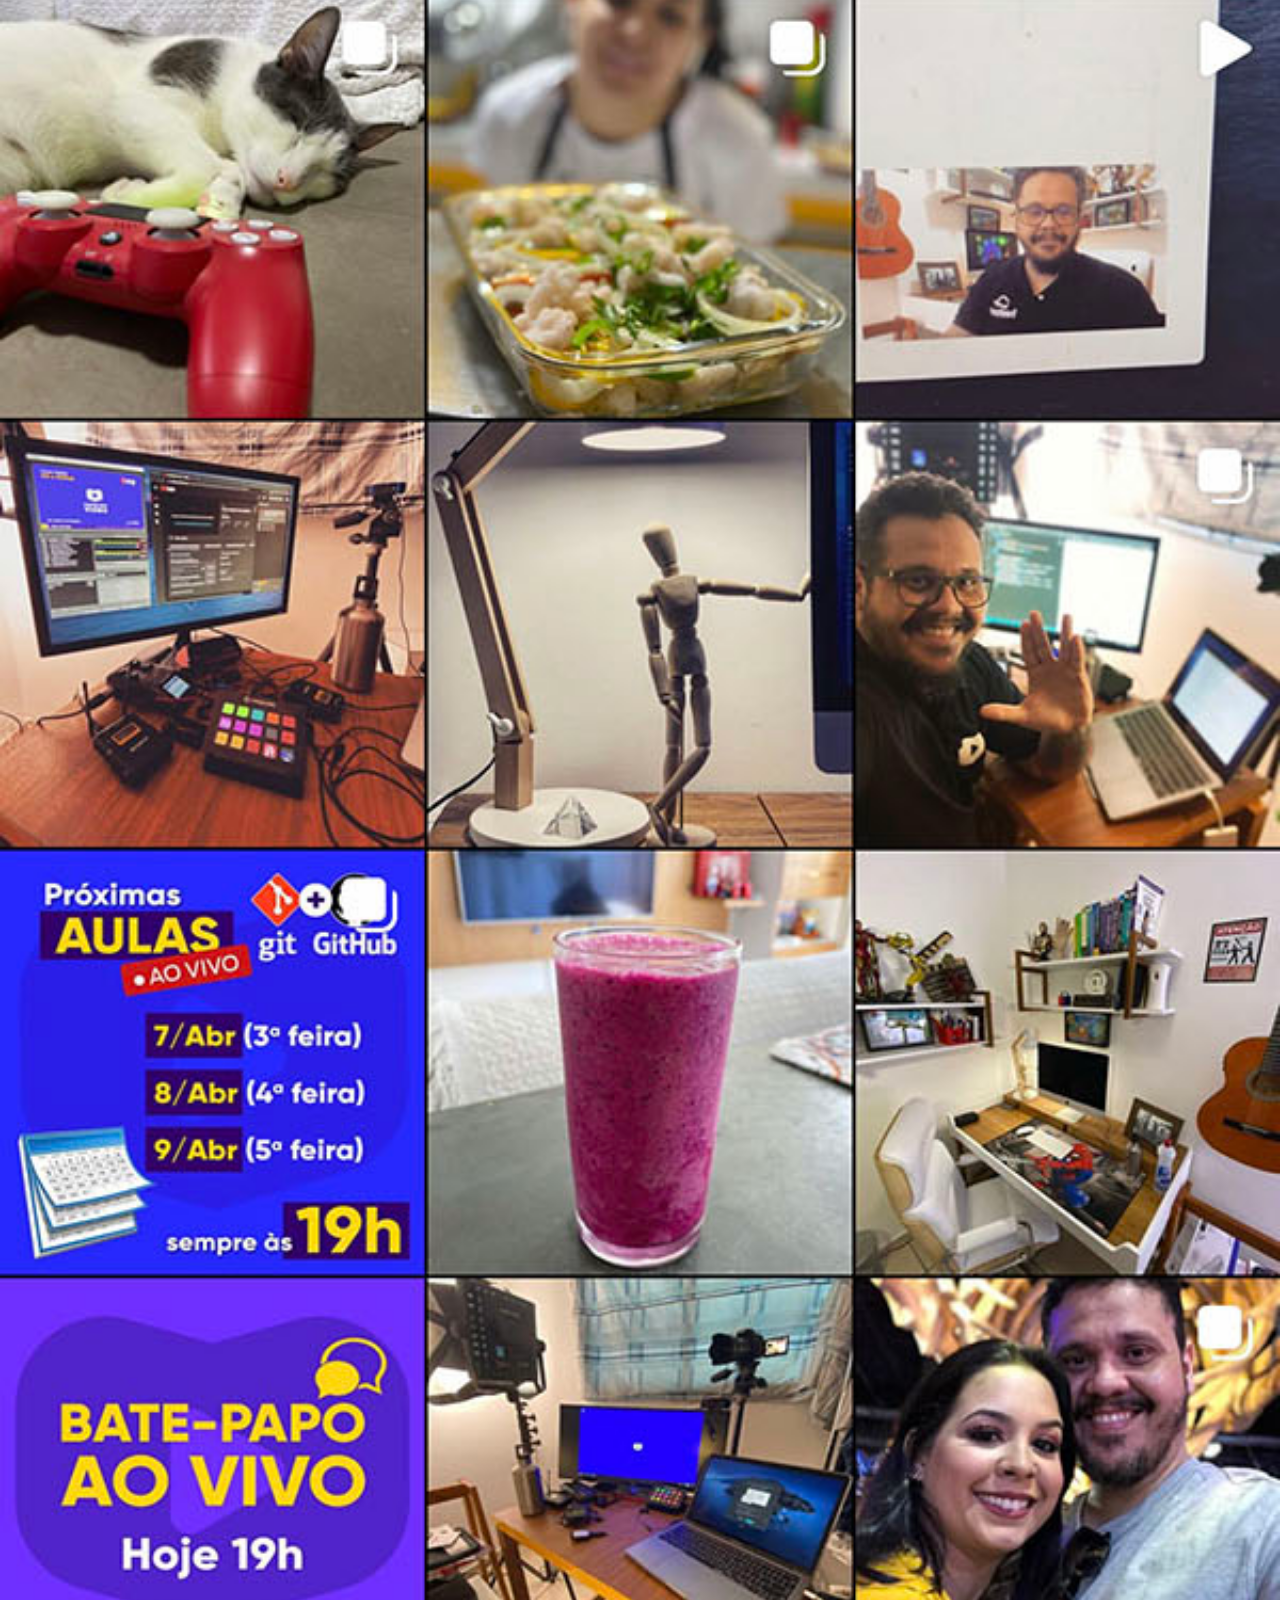
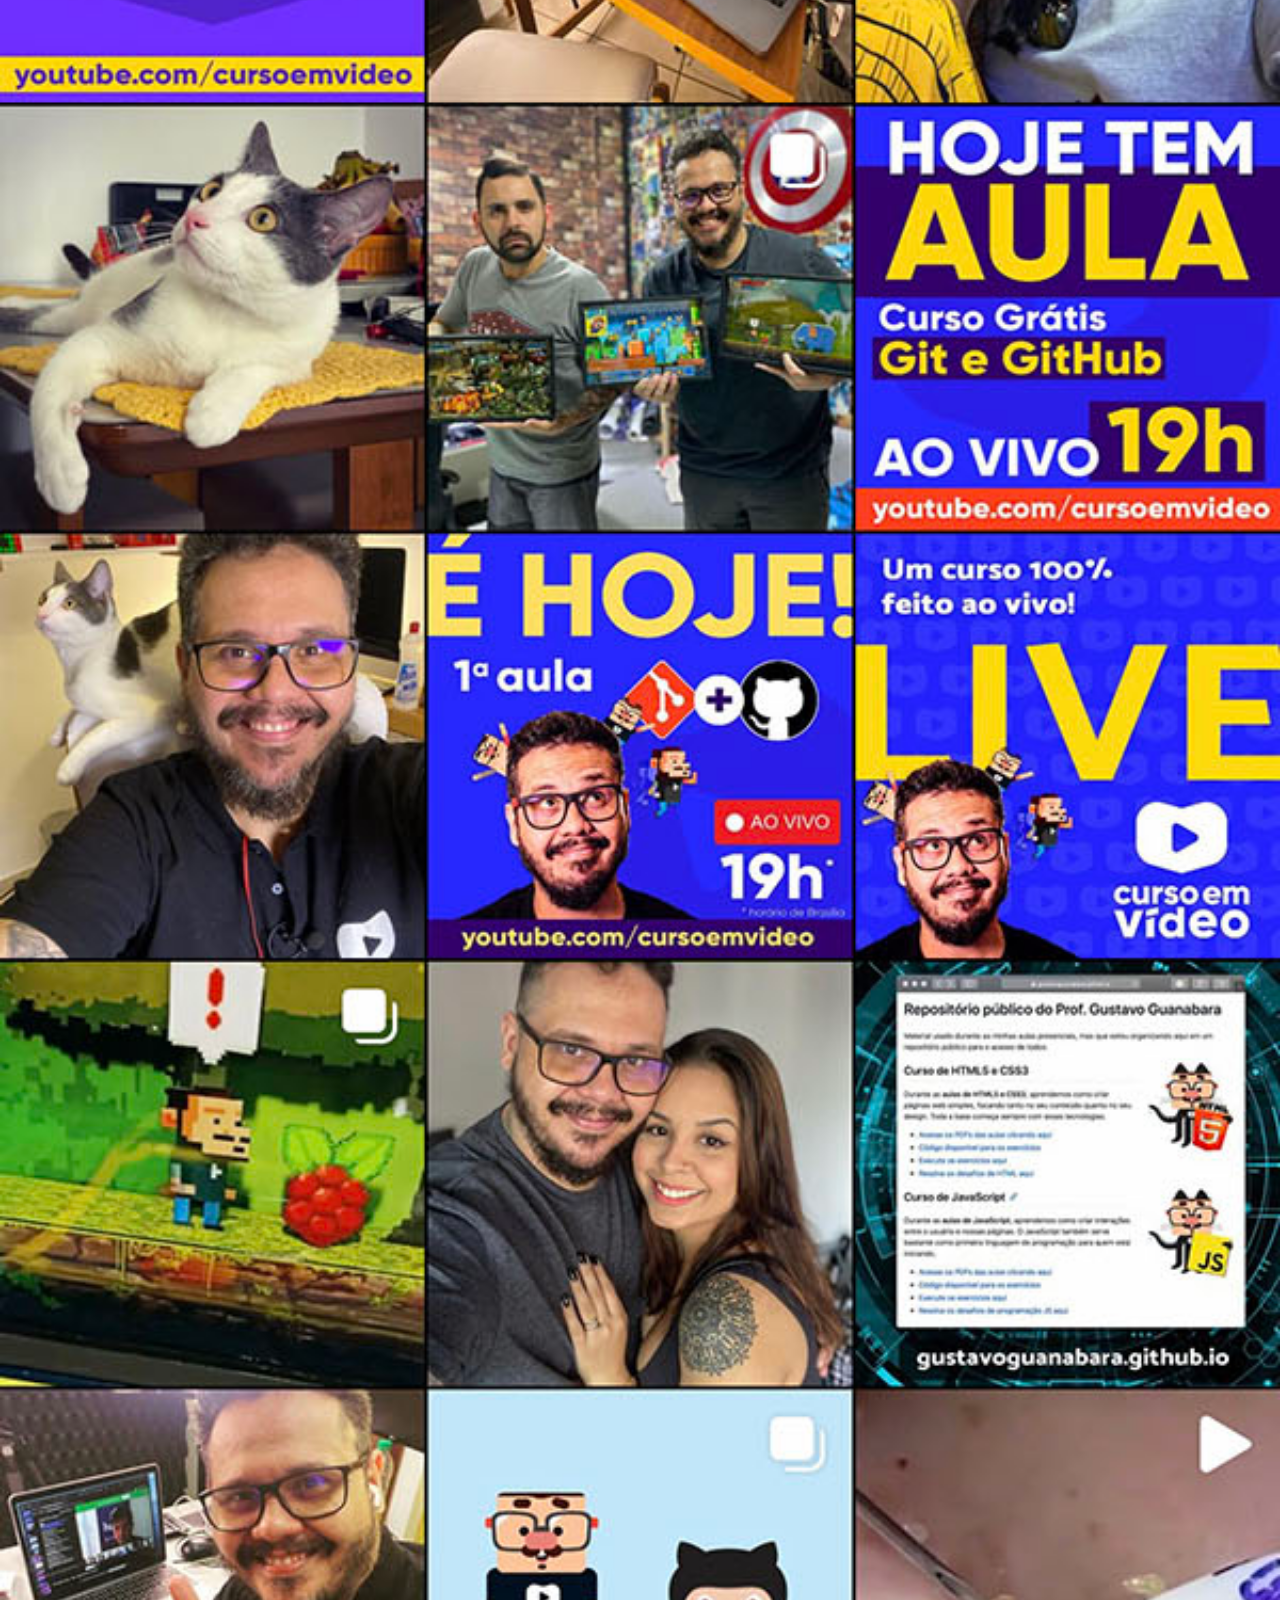
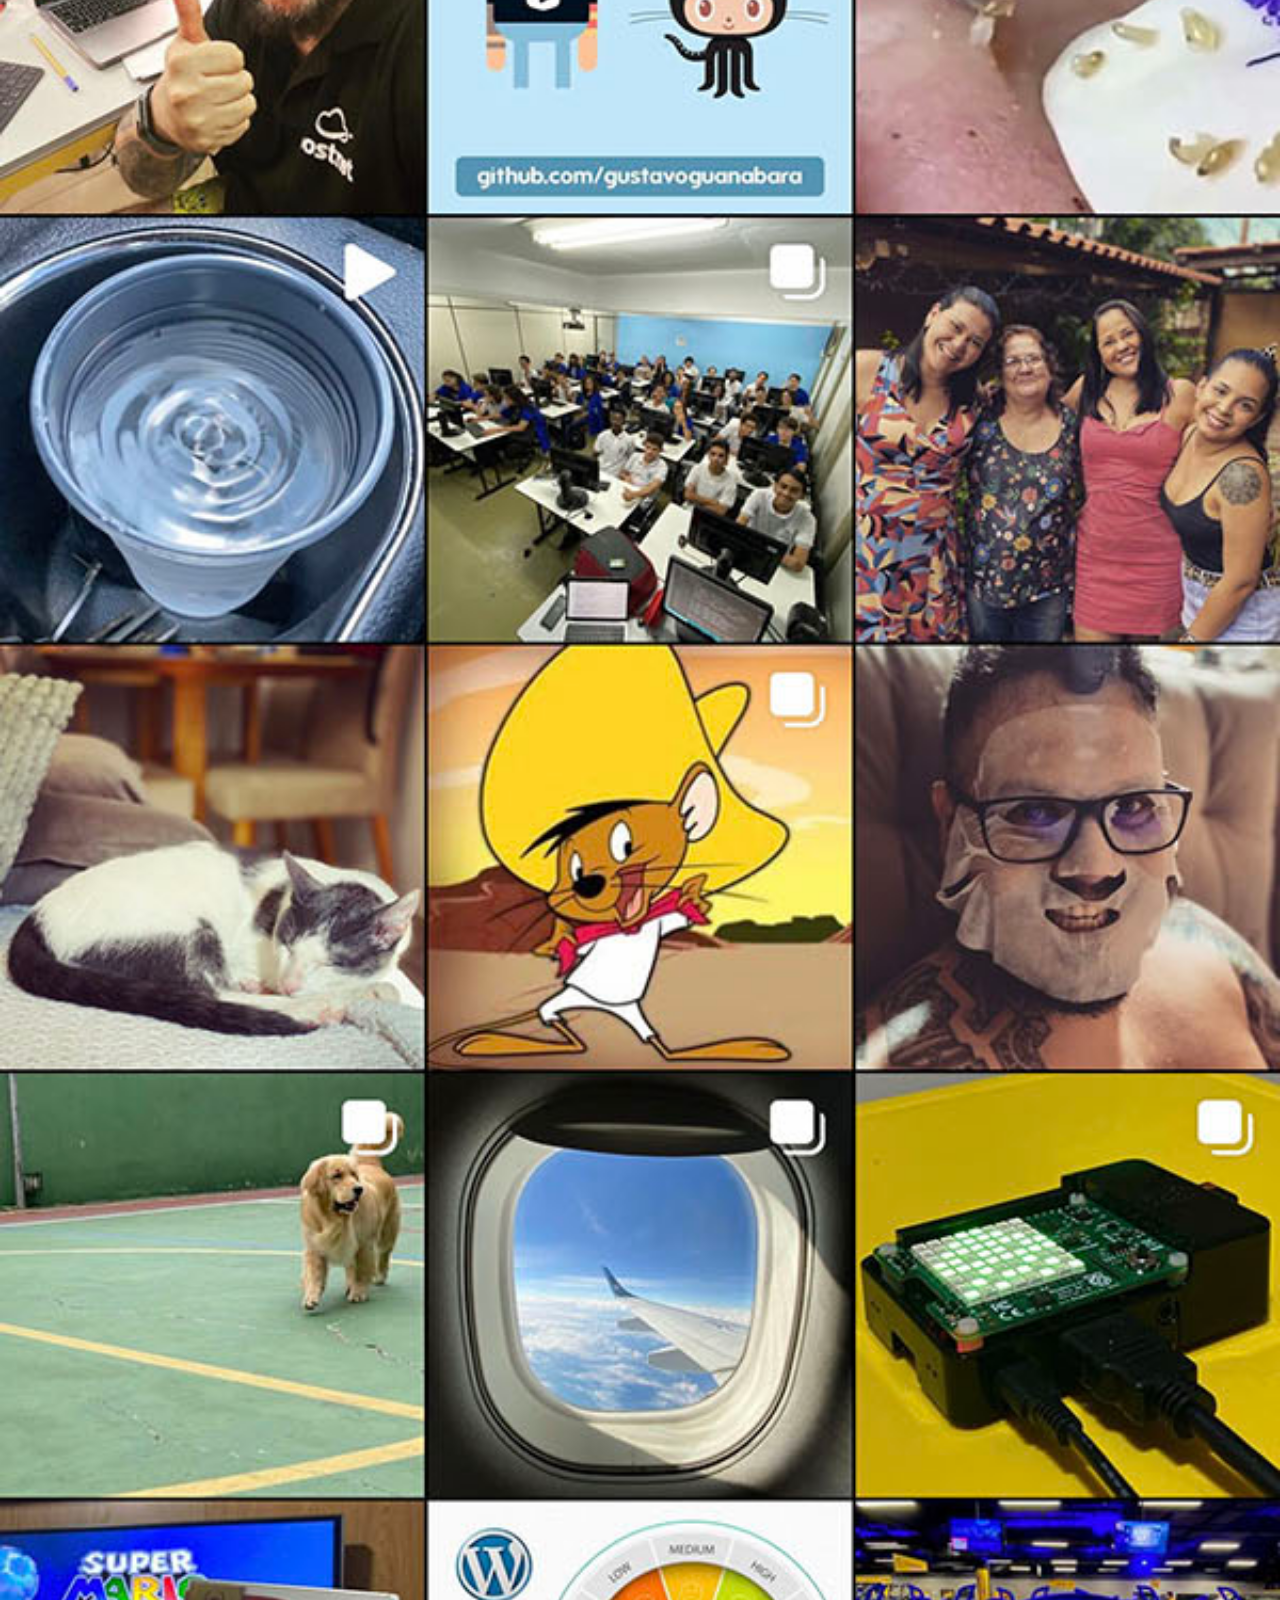
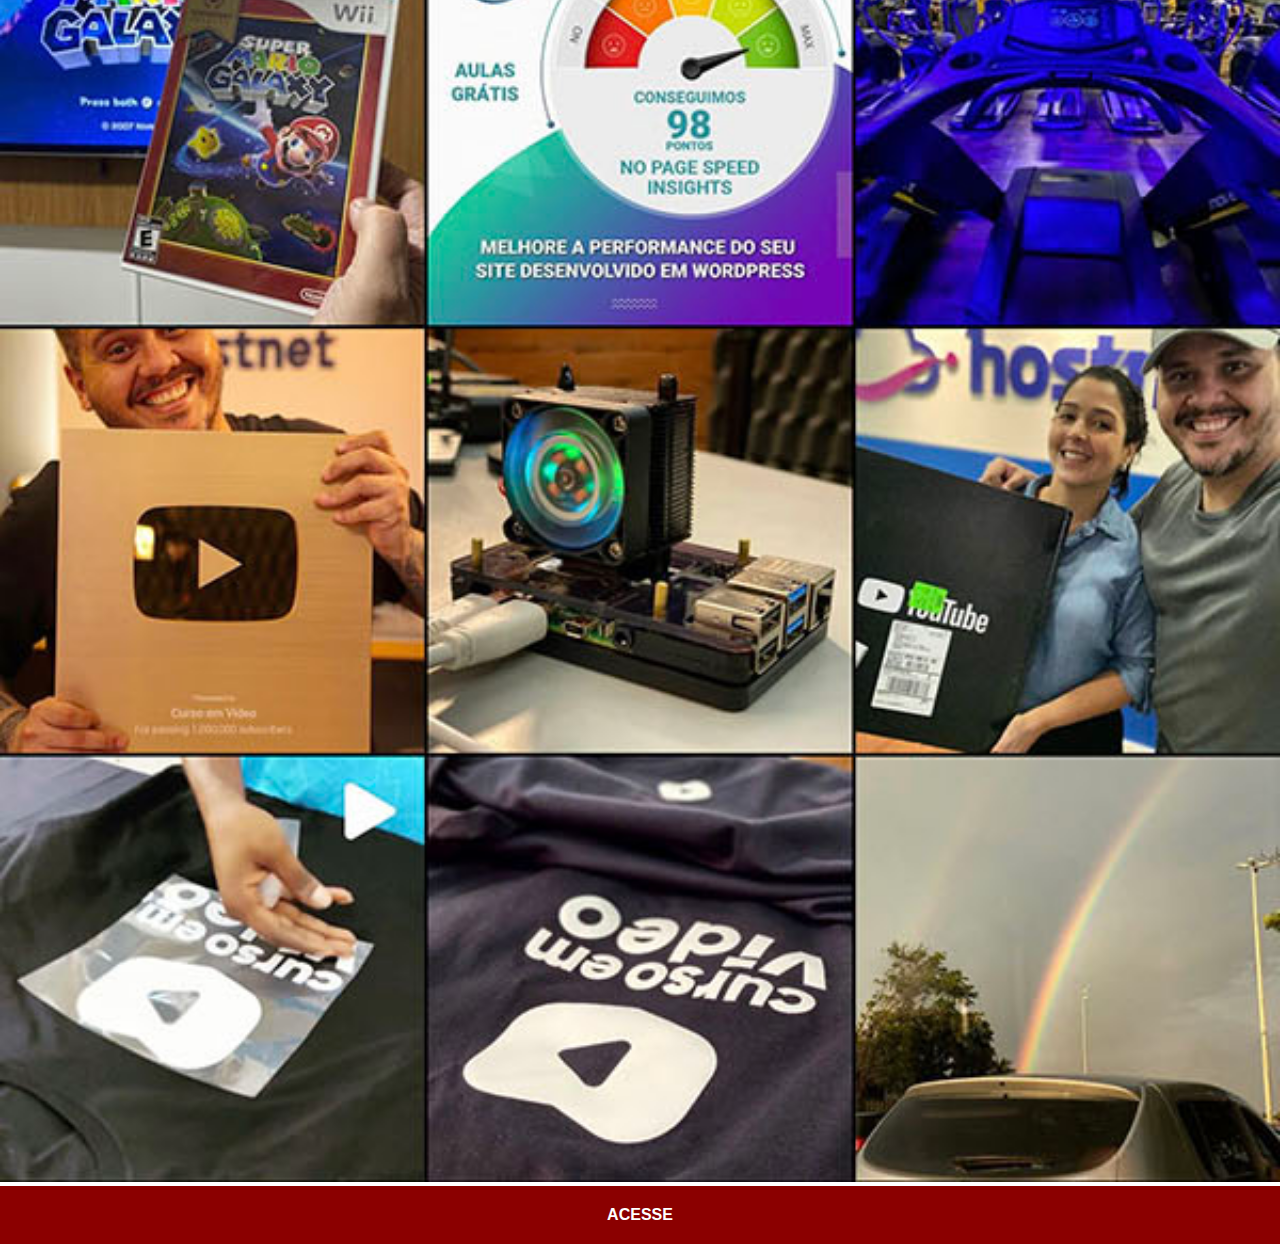
<file: instagram.html>
<!DOCTYPE html>
<html lang="en">
<head>
    <meta charset="UTF-8">
    <meta http-equiv="X-UA-Compatible" content="IE=edge">
    <meta name="viewport" content="width=device-width, initial-scale=1.0">
    <title>Document</title>
    <link rel="stylesheet" href="estilos/social.css">
</head>
<body>
    <img src="imagens/tela-instagram.jpg" alt="Instagram">
    <a href="https://www.instagram.com/cursoemvideo/" target="_blank">ACESSE</a>
</body>
</html>
</file>
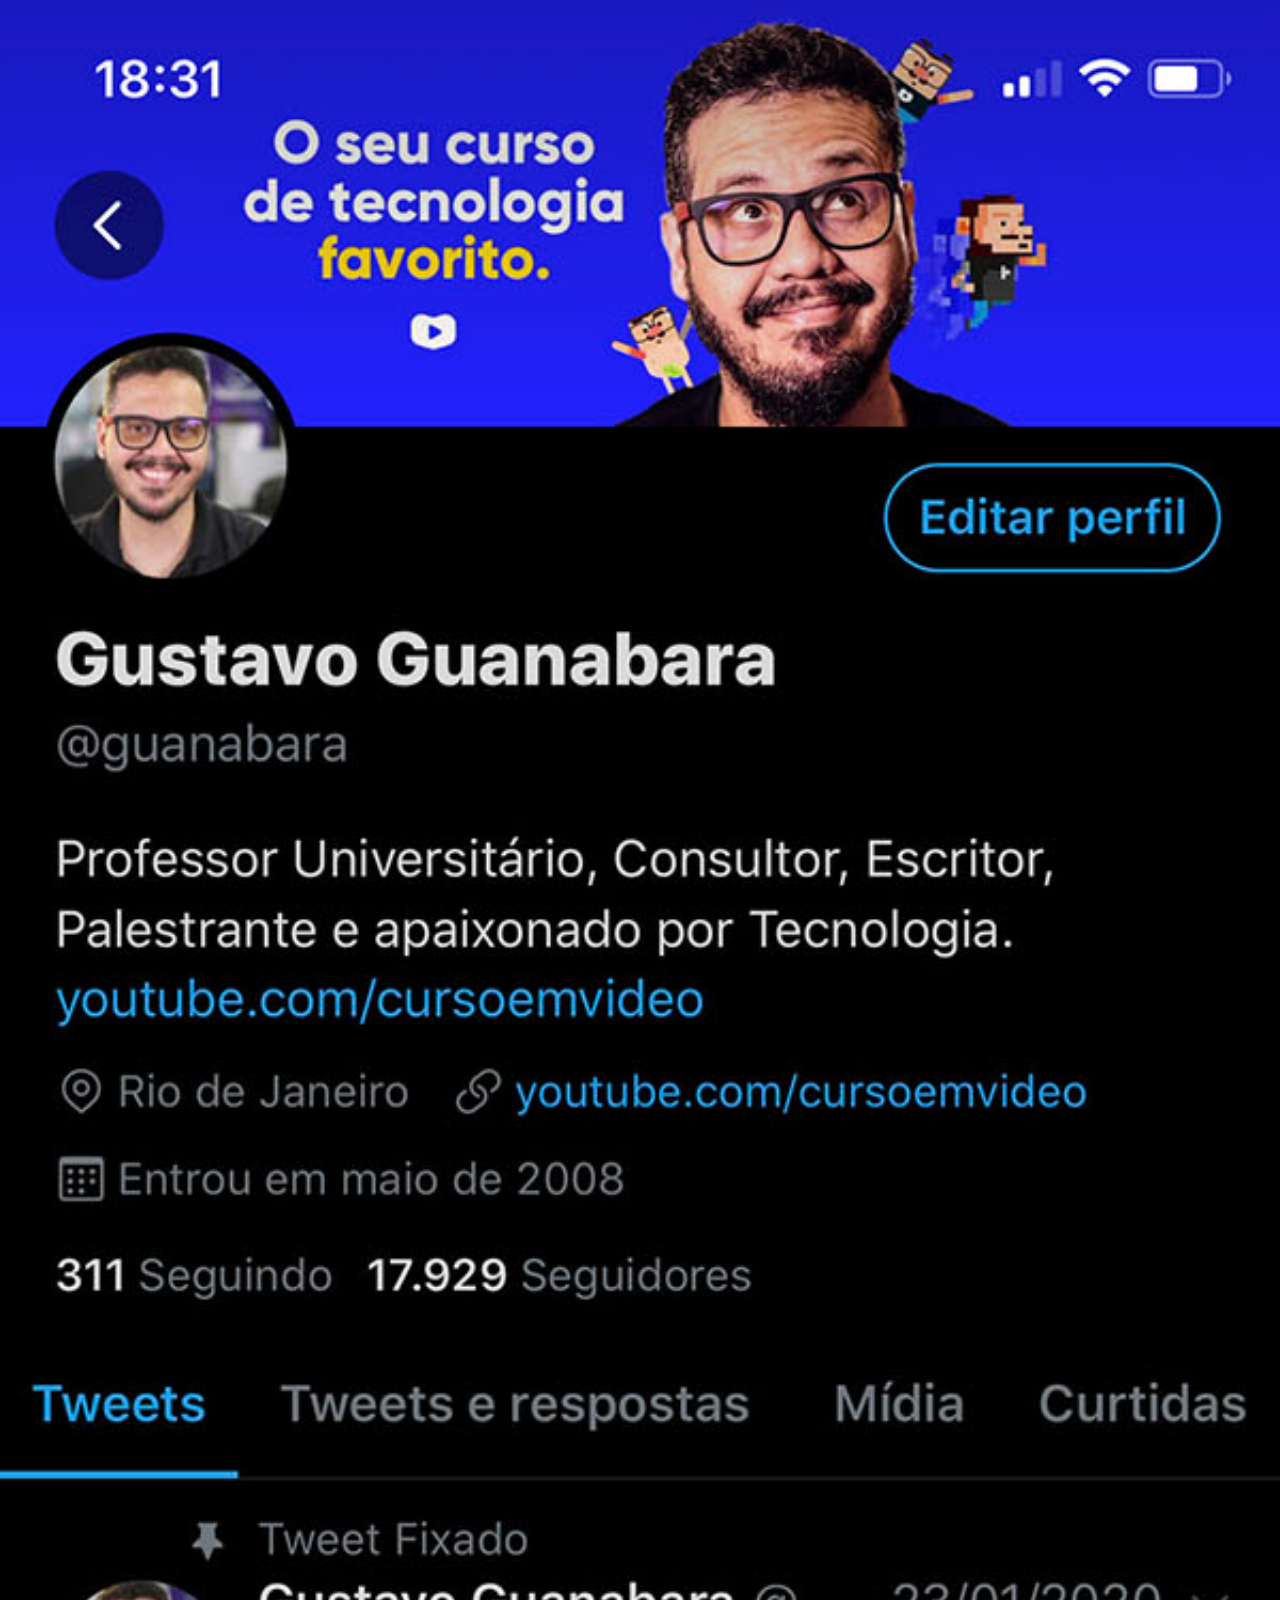
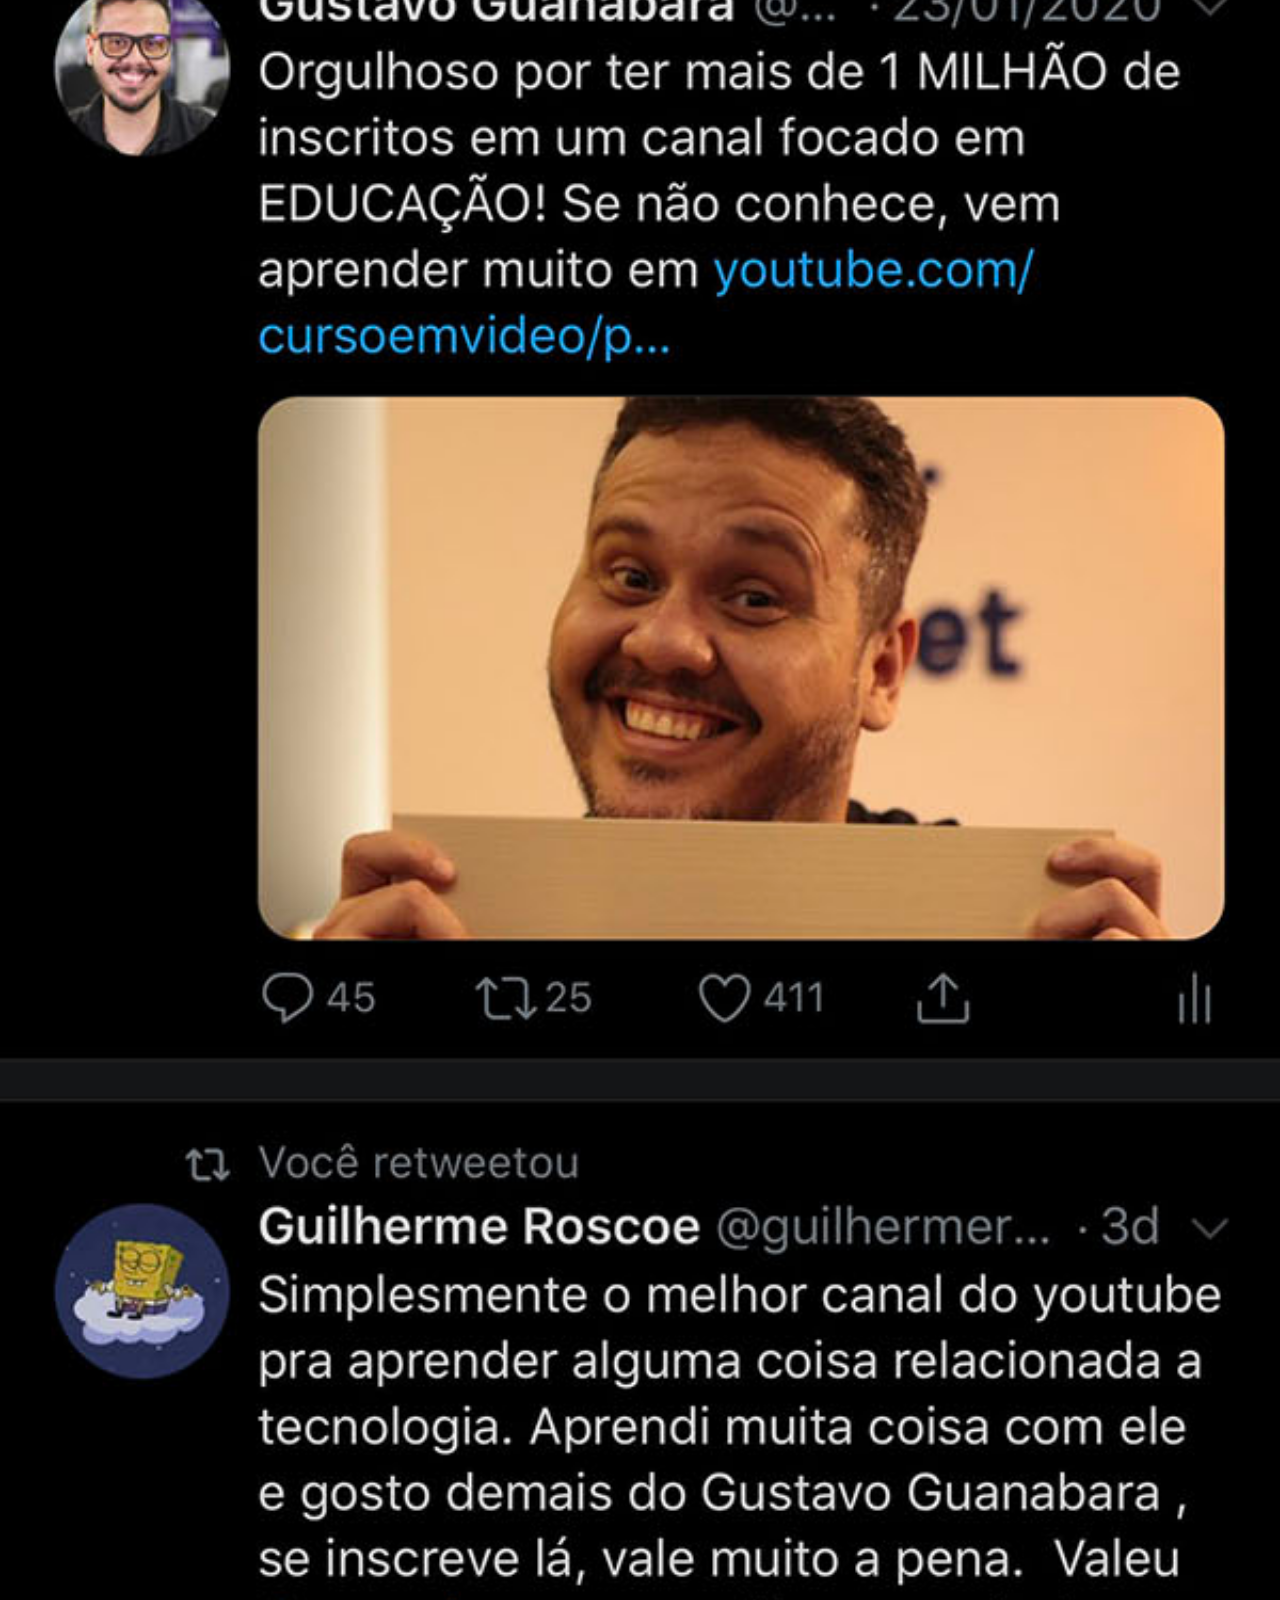
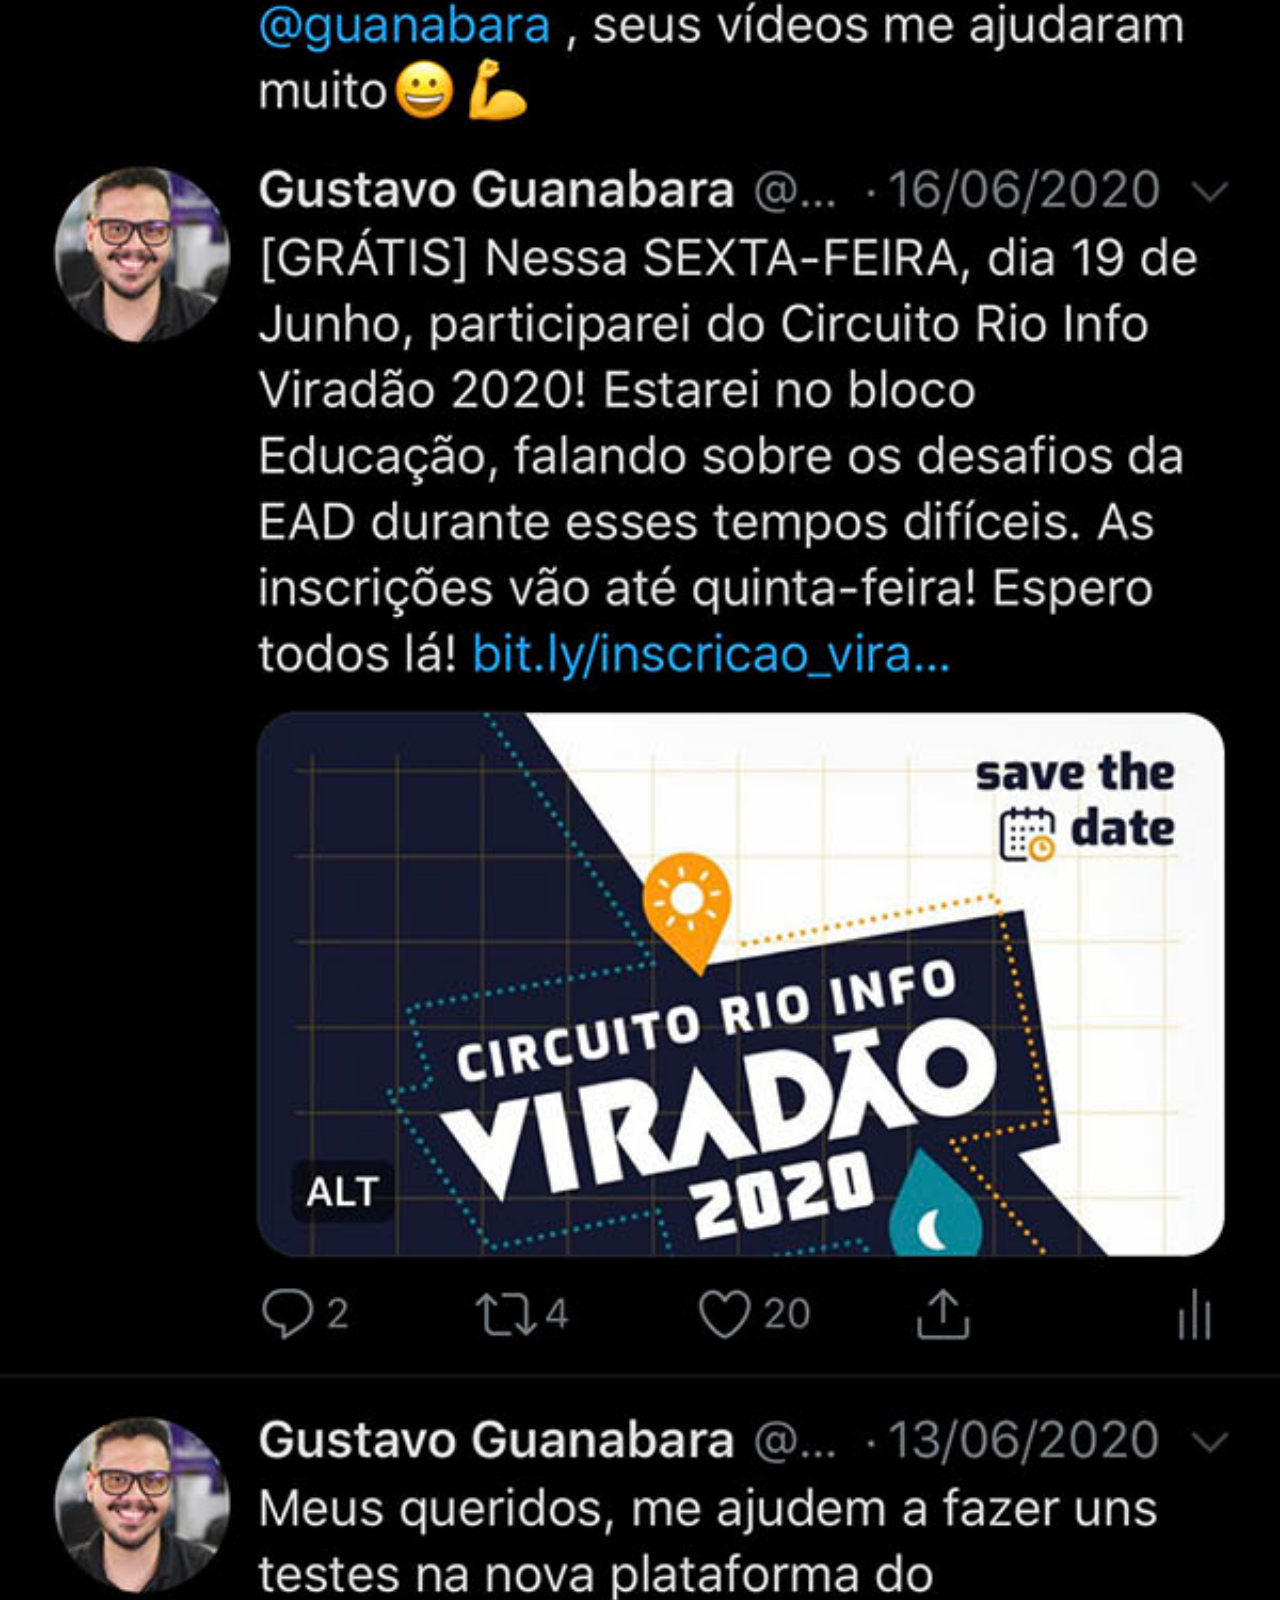
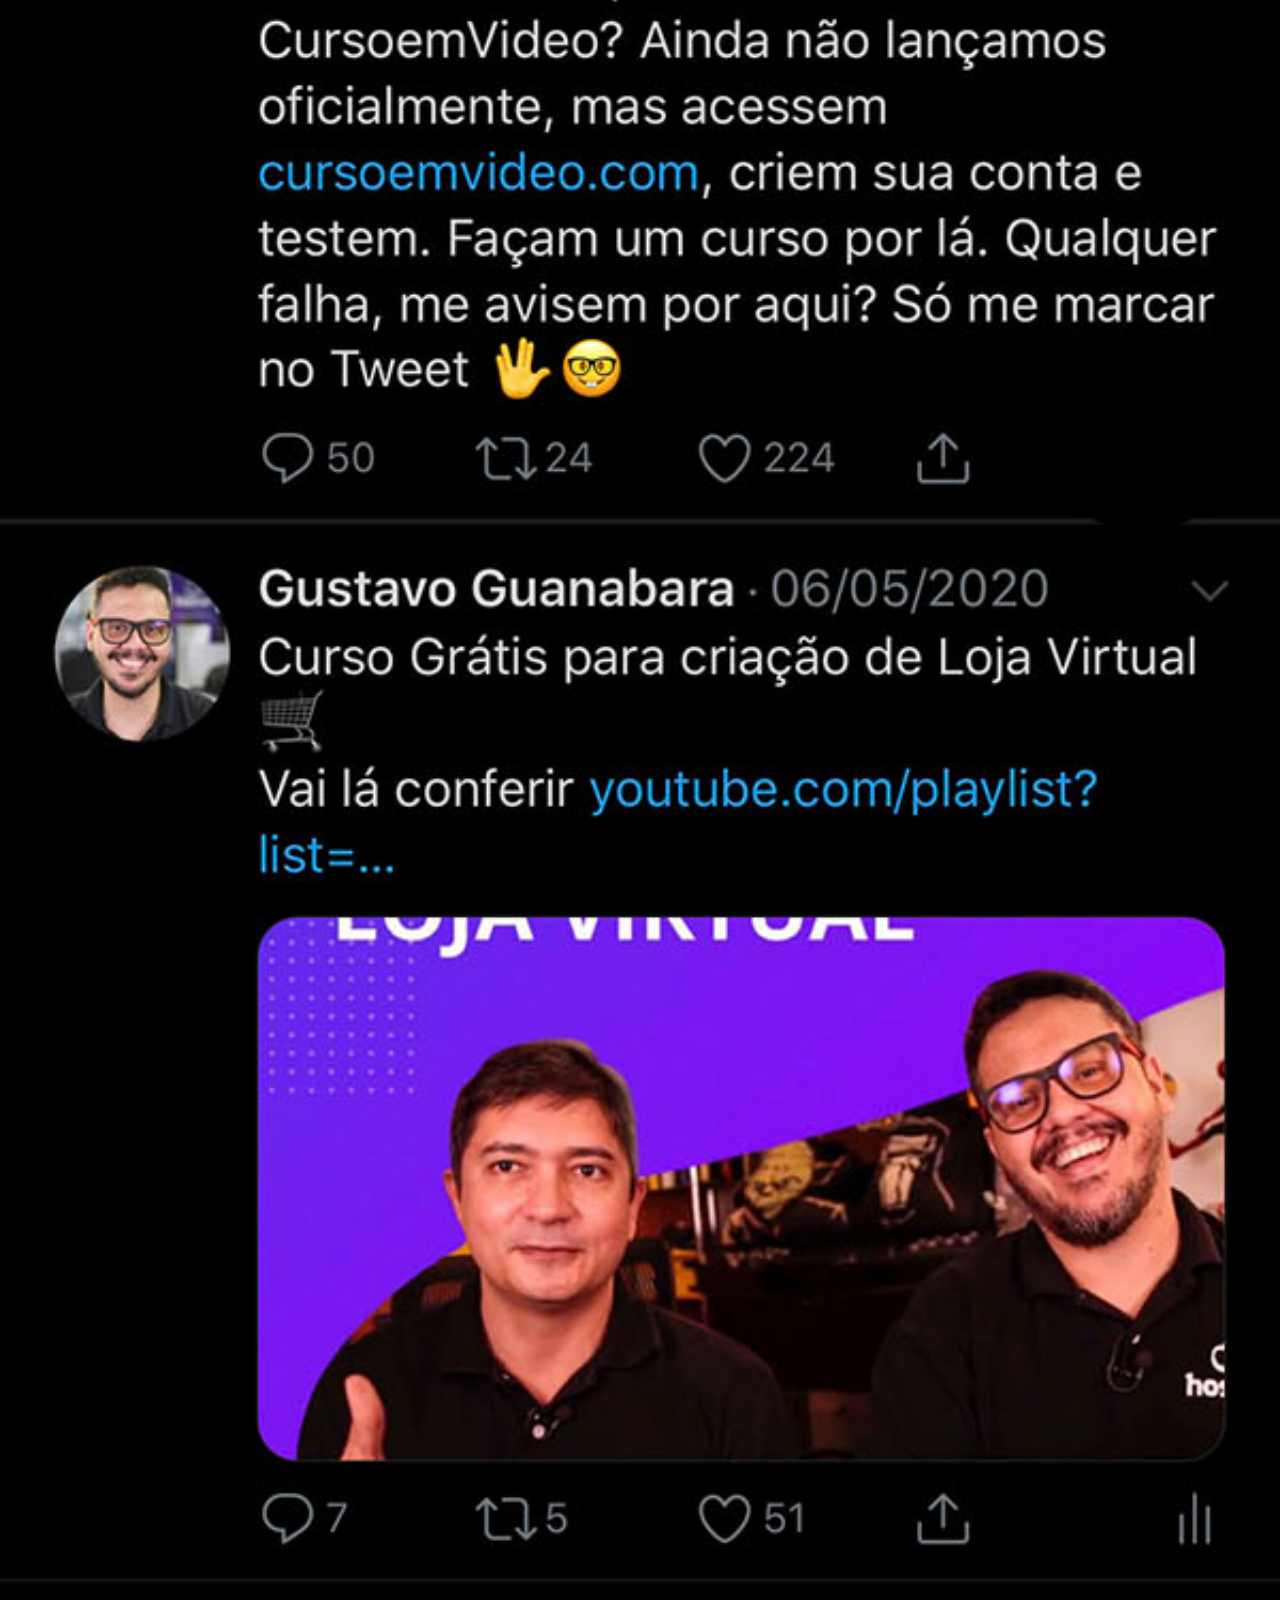
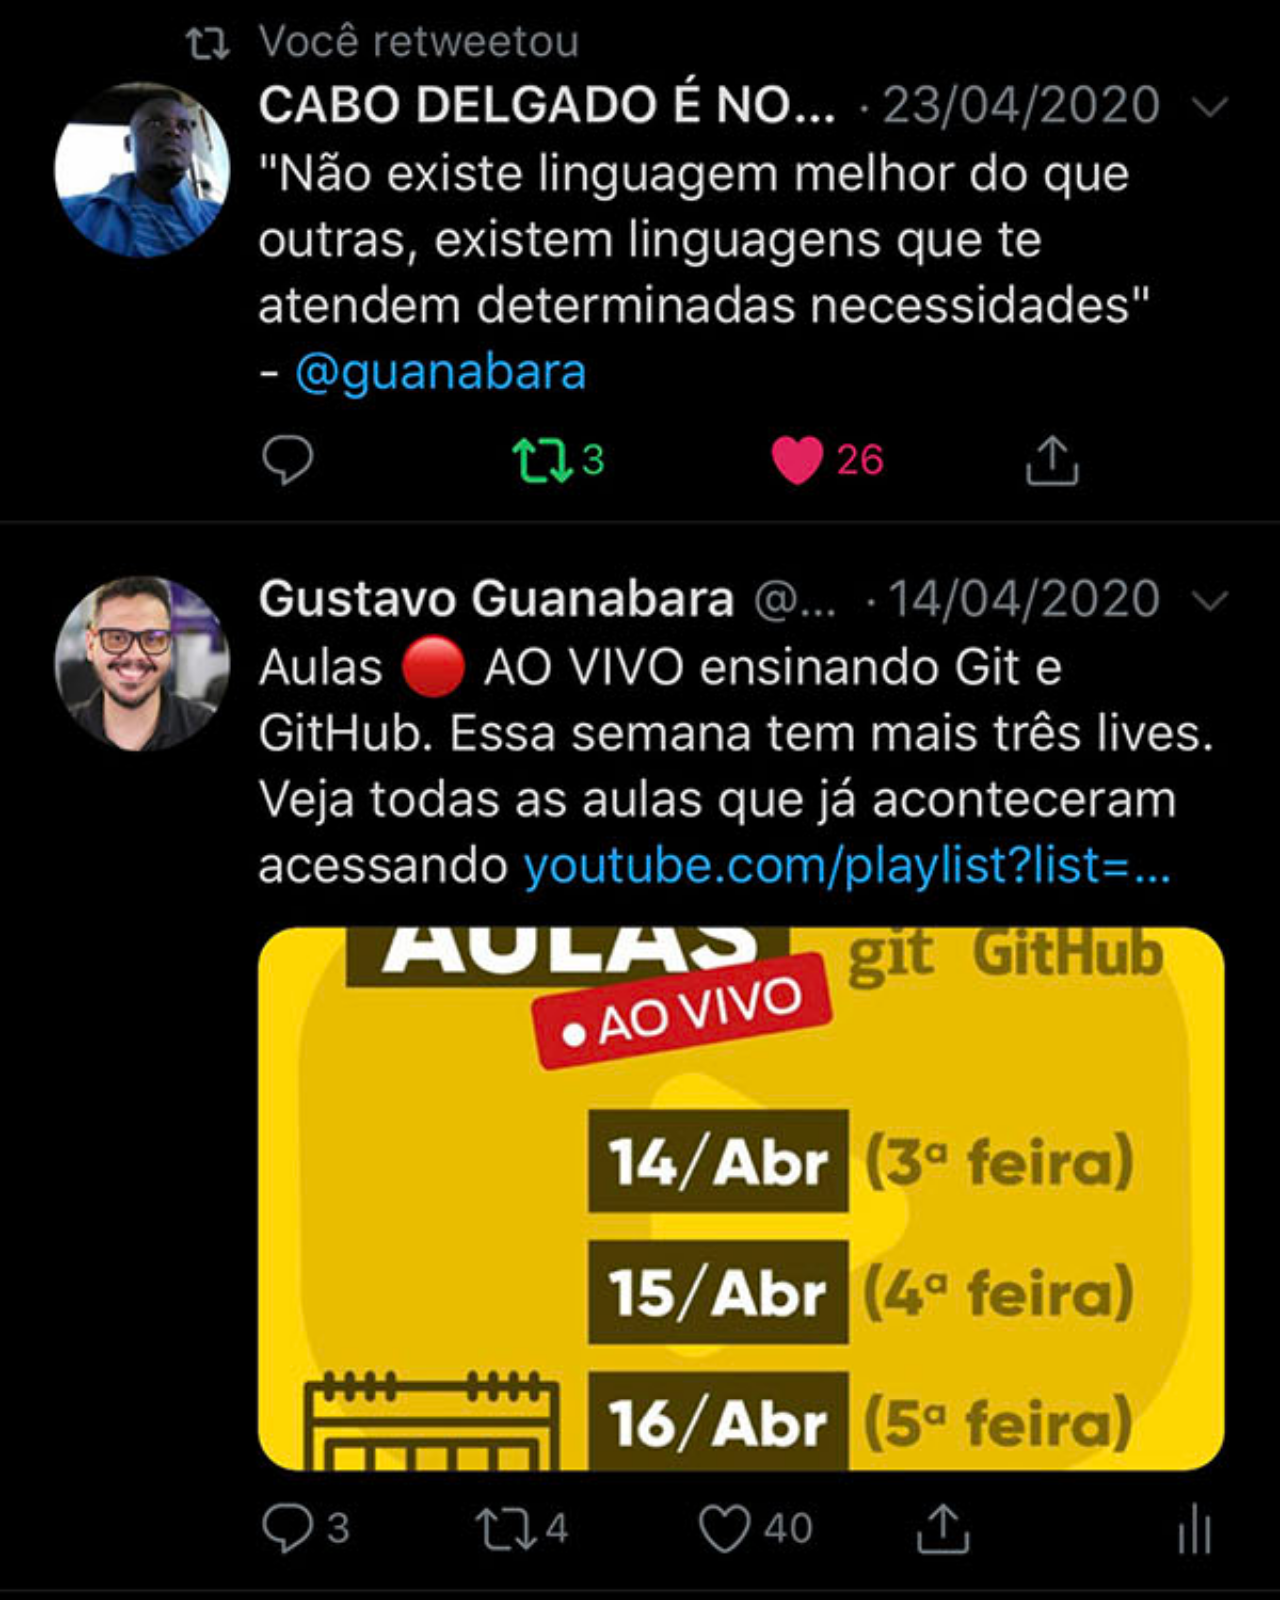
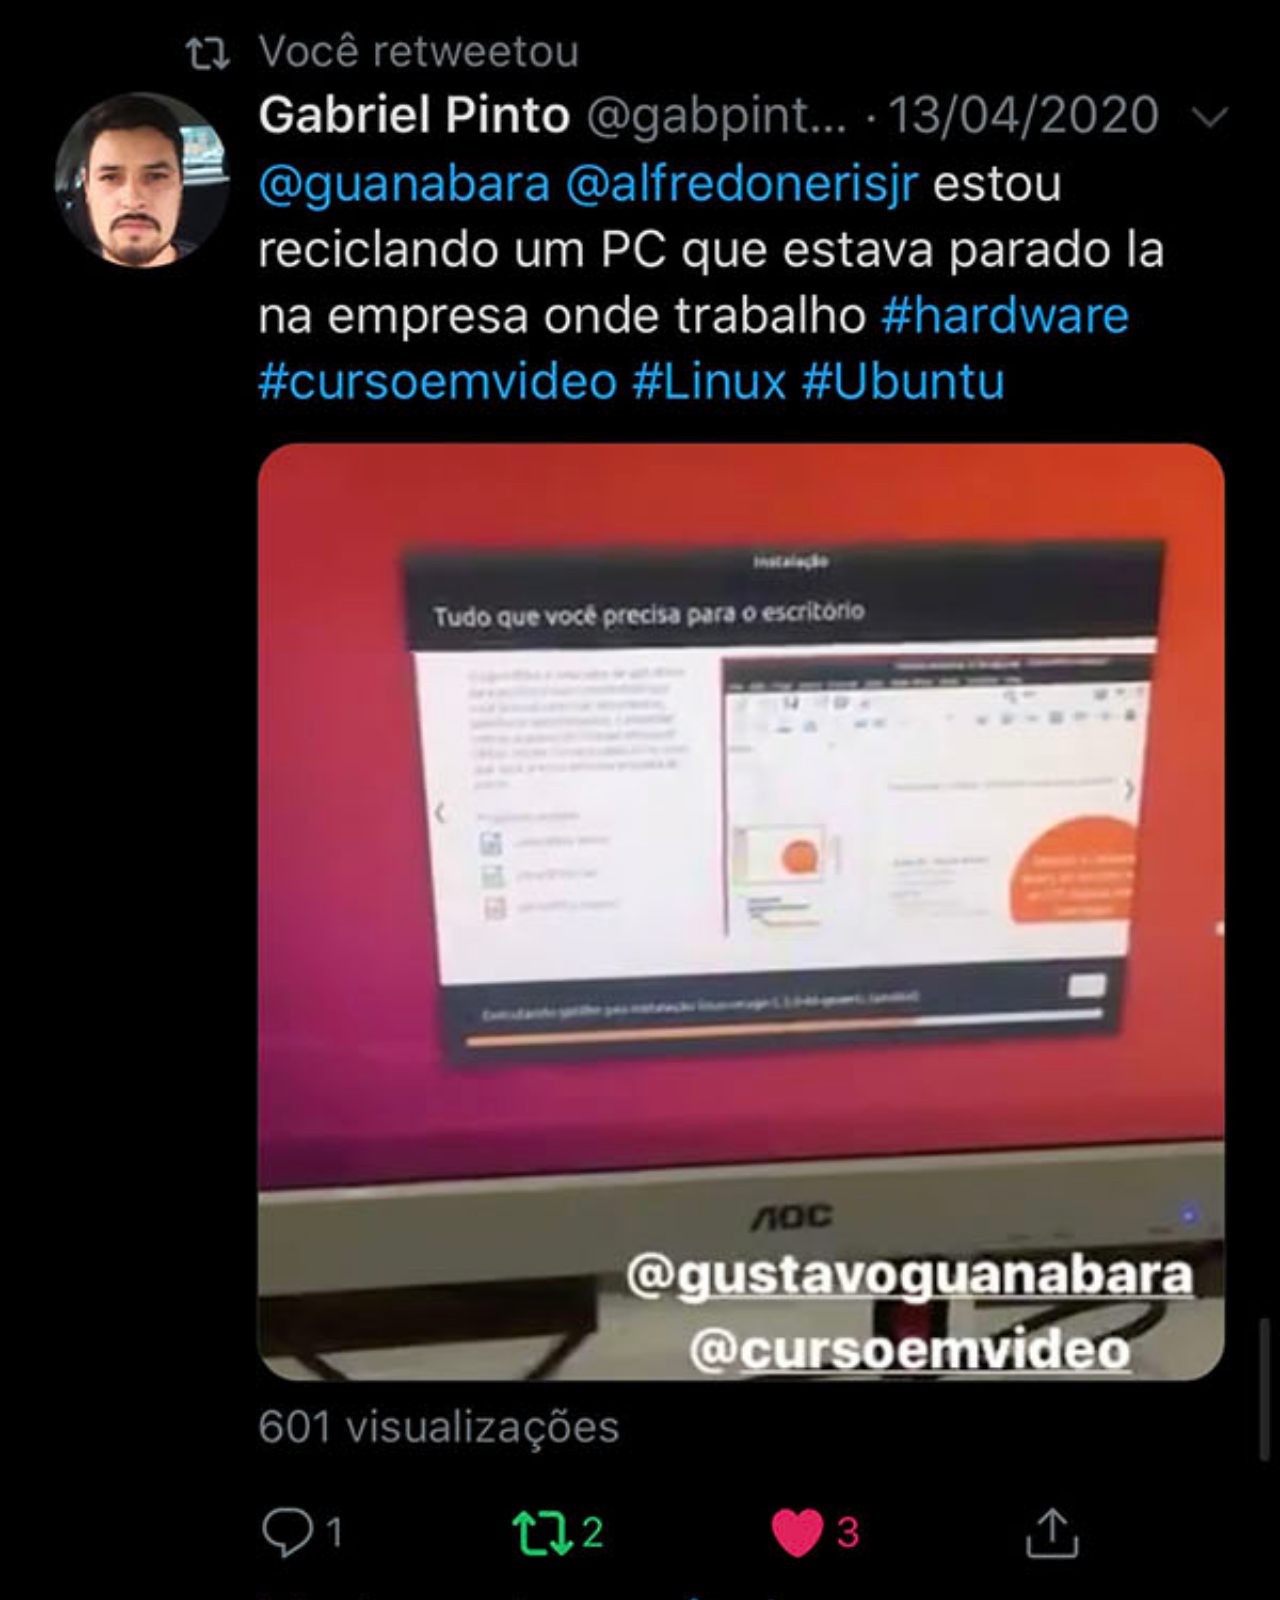
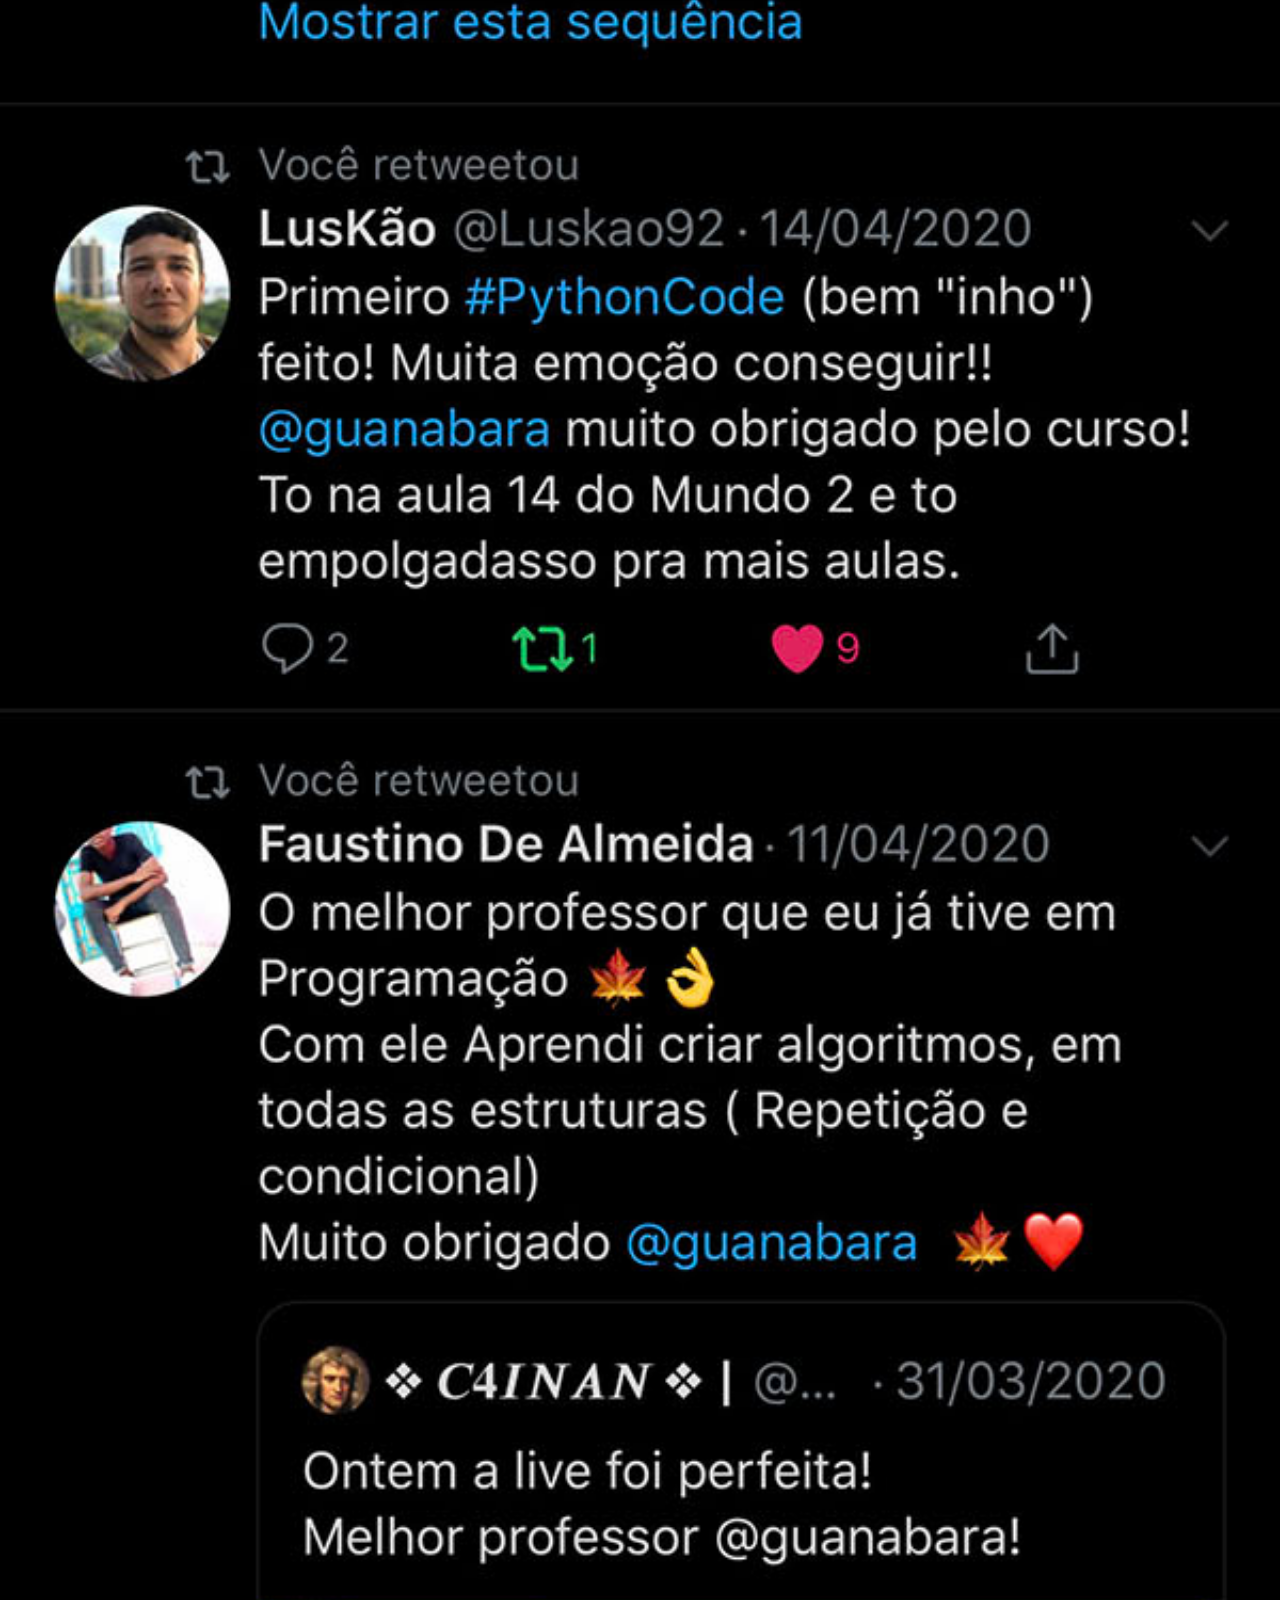
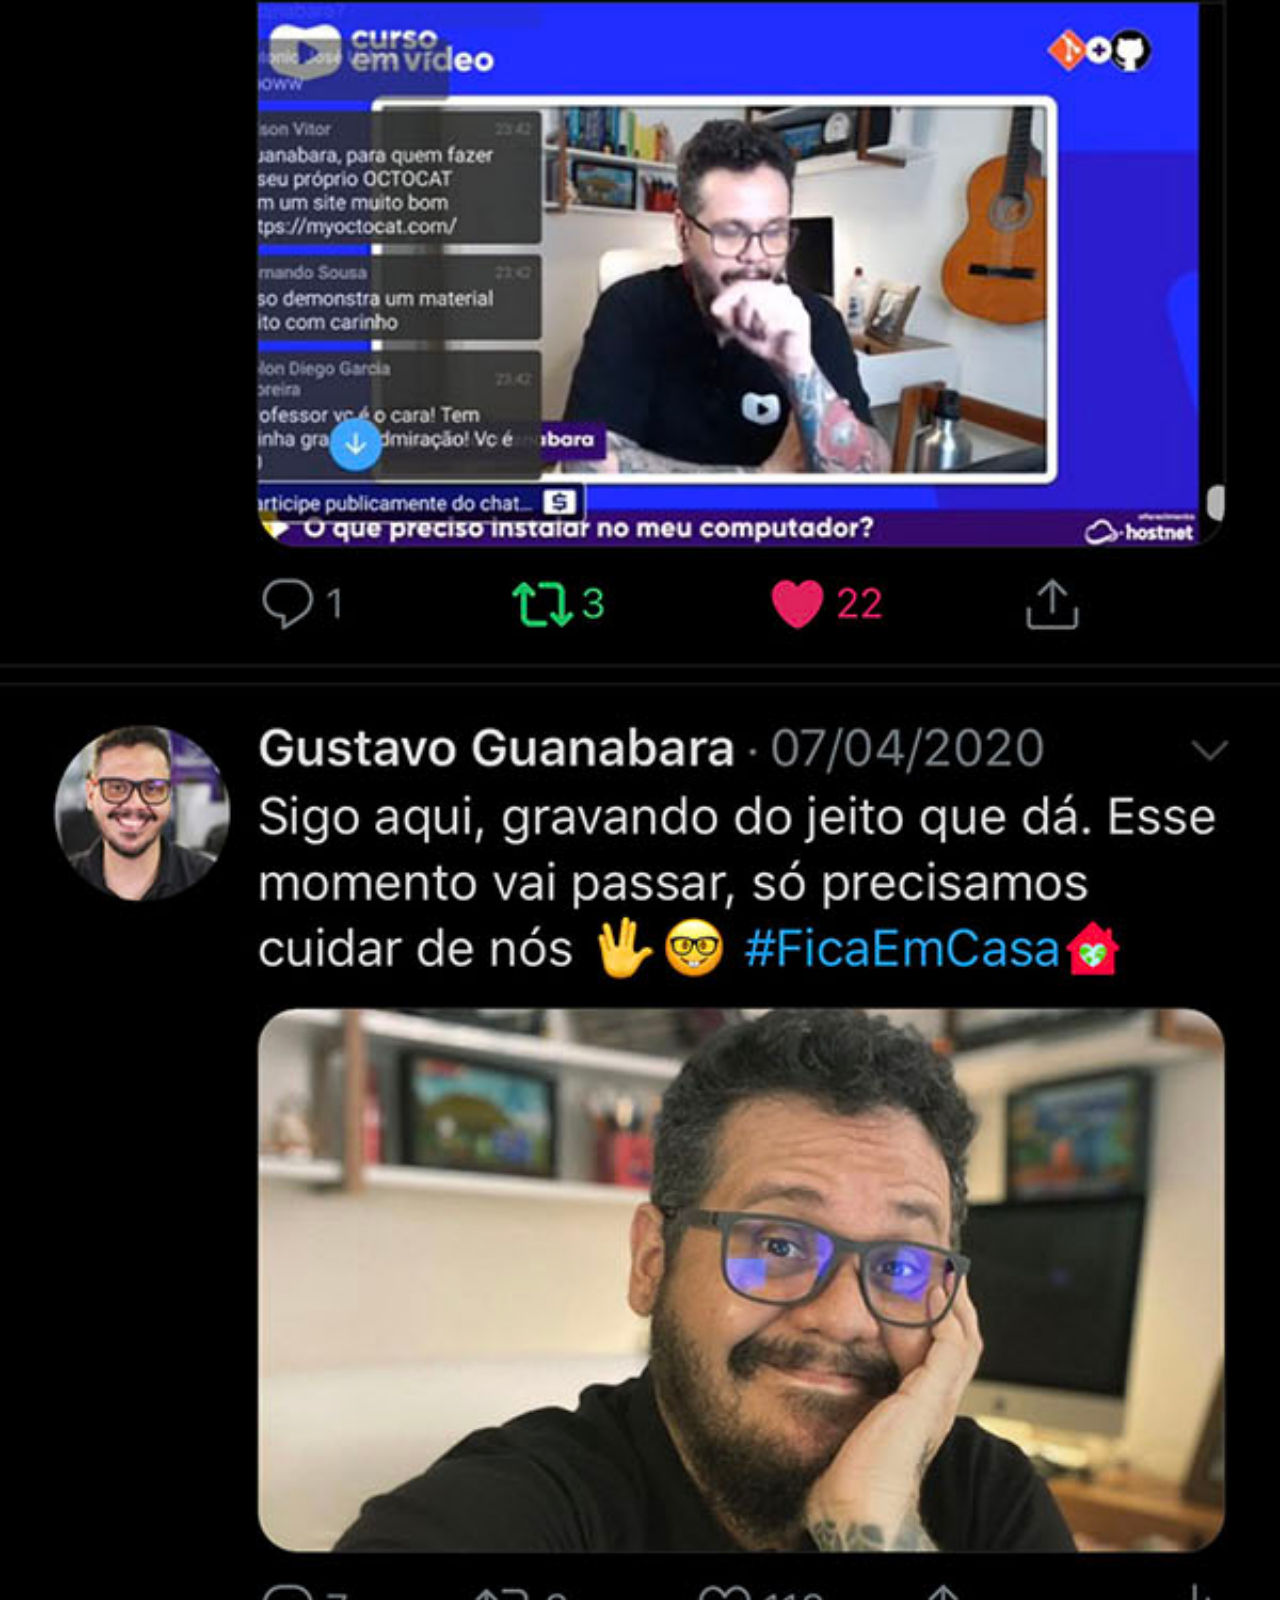
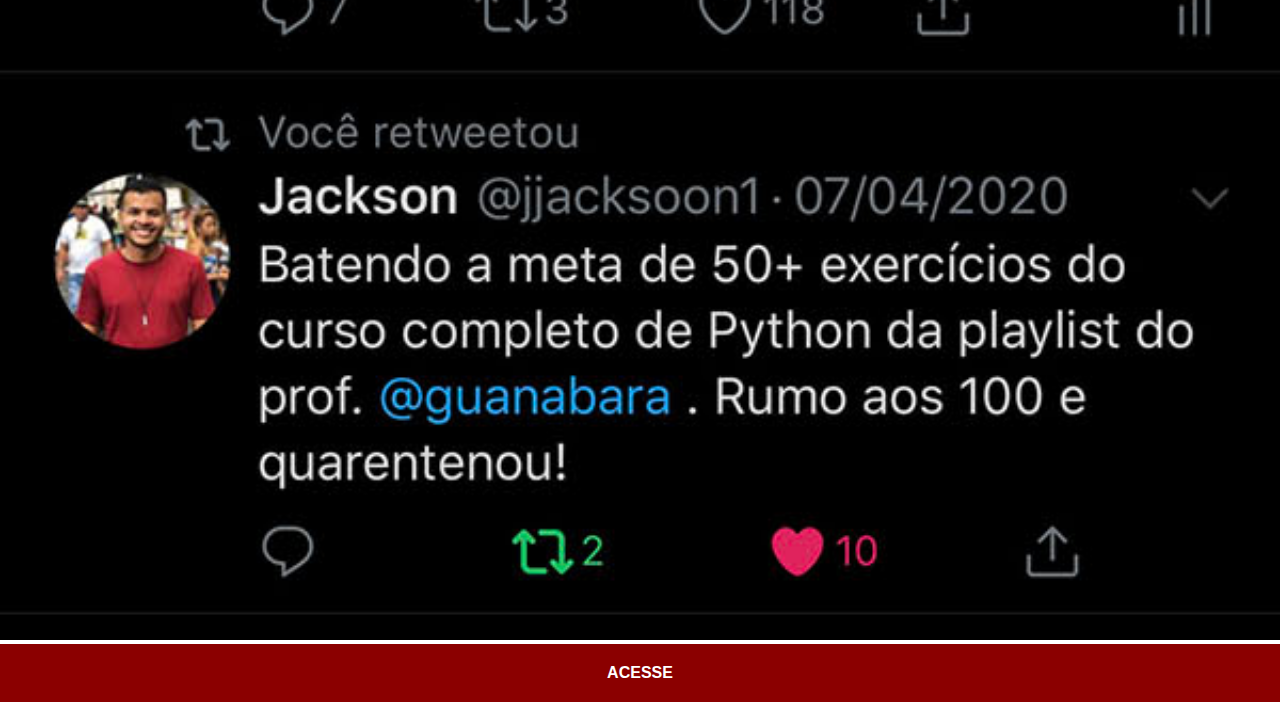
<file: Twitter.html>
<!DOCTYPE html>
<html lang="en">
<head>
    <meta charset="UTF-8">
    <meta http-equiv="X-UA-Compatible" content="IE=edge">
    <meta name="viewport" content="width=device-width, initial-scale=1.0">
    <title>Document</title>
    <link rel="stylesheet" href="estilos/social.css">
</head>
<body>
    <img src="imagens/tela-twitter.jpg" alt="Twitter">
    <a href="https://twitter.com/guanabara" target="_blank">ACESSE</a>
</body>
</html>
</file>
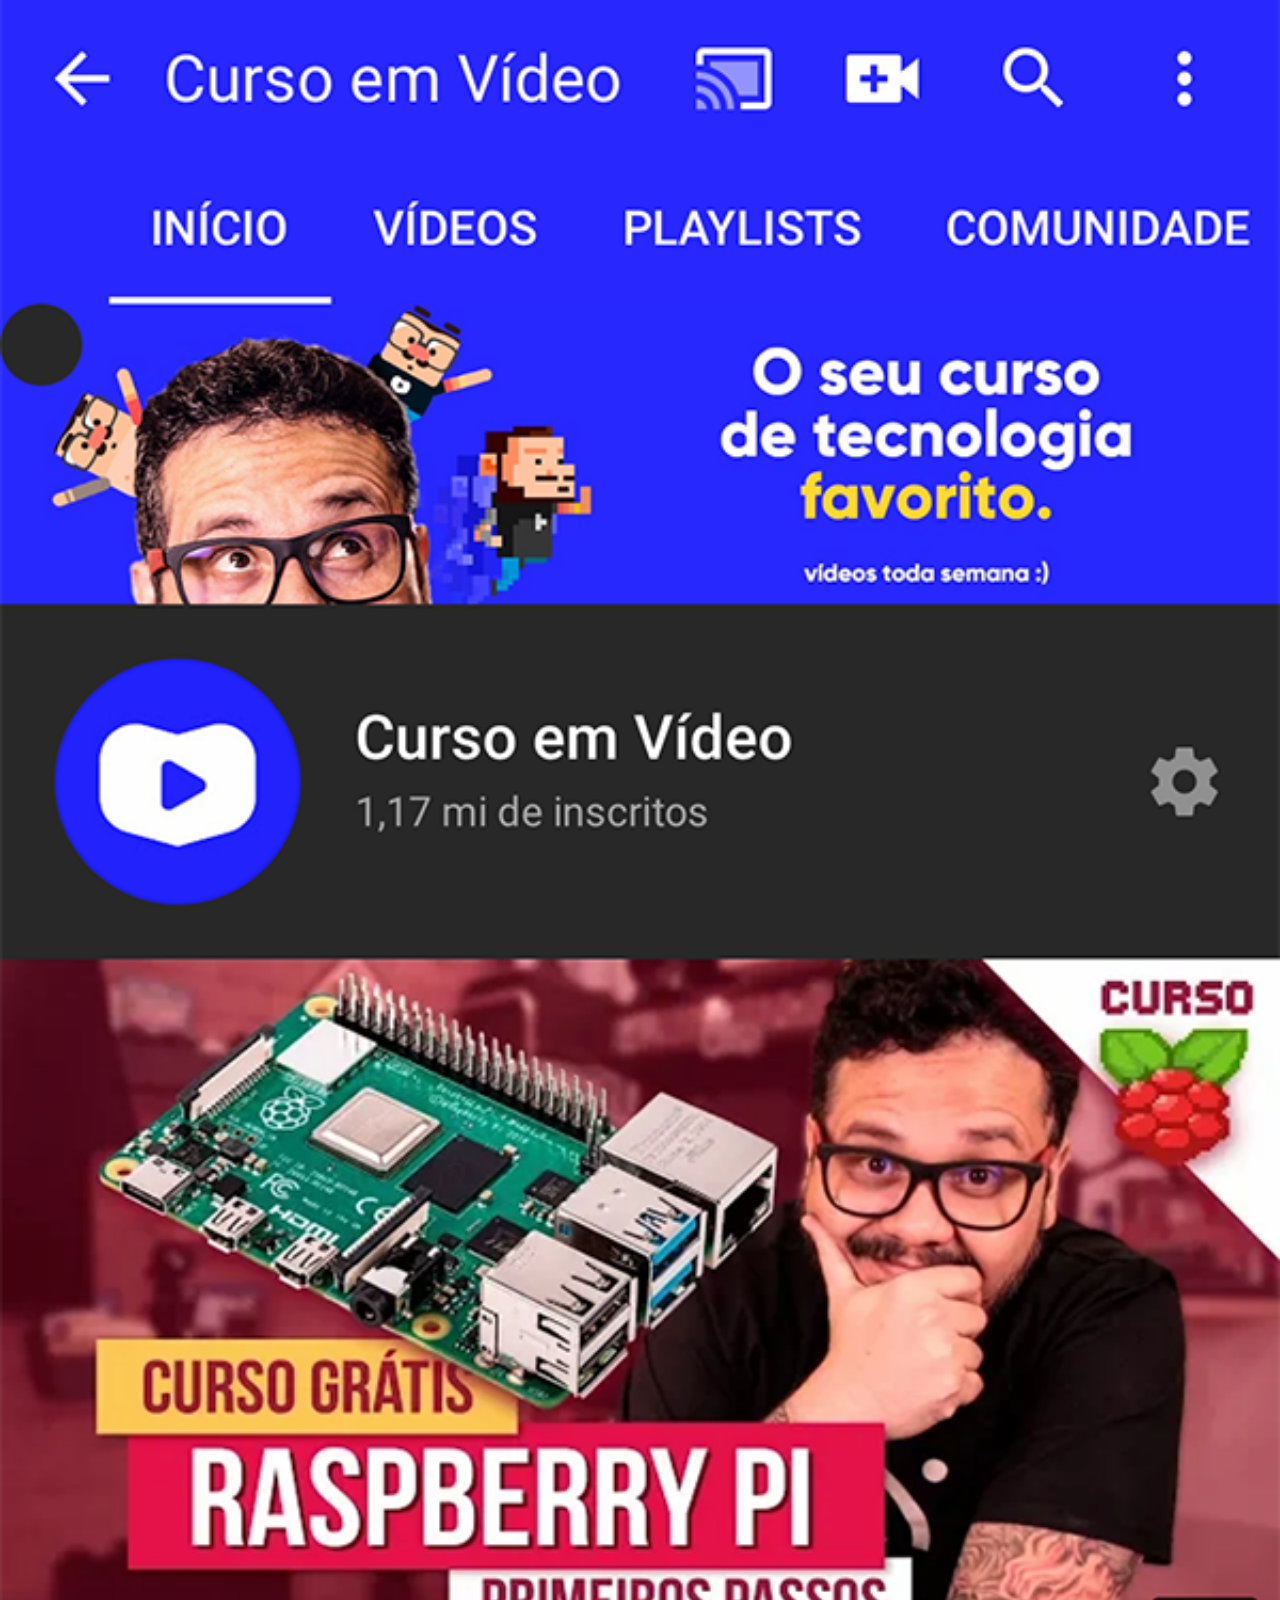
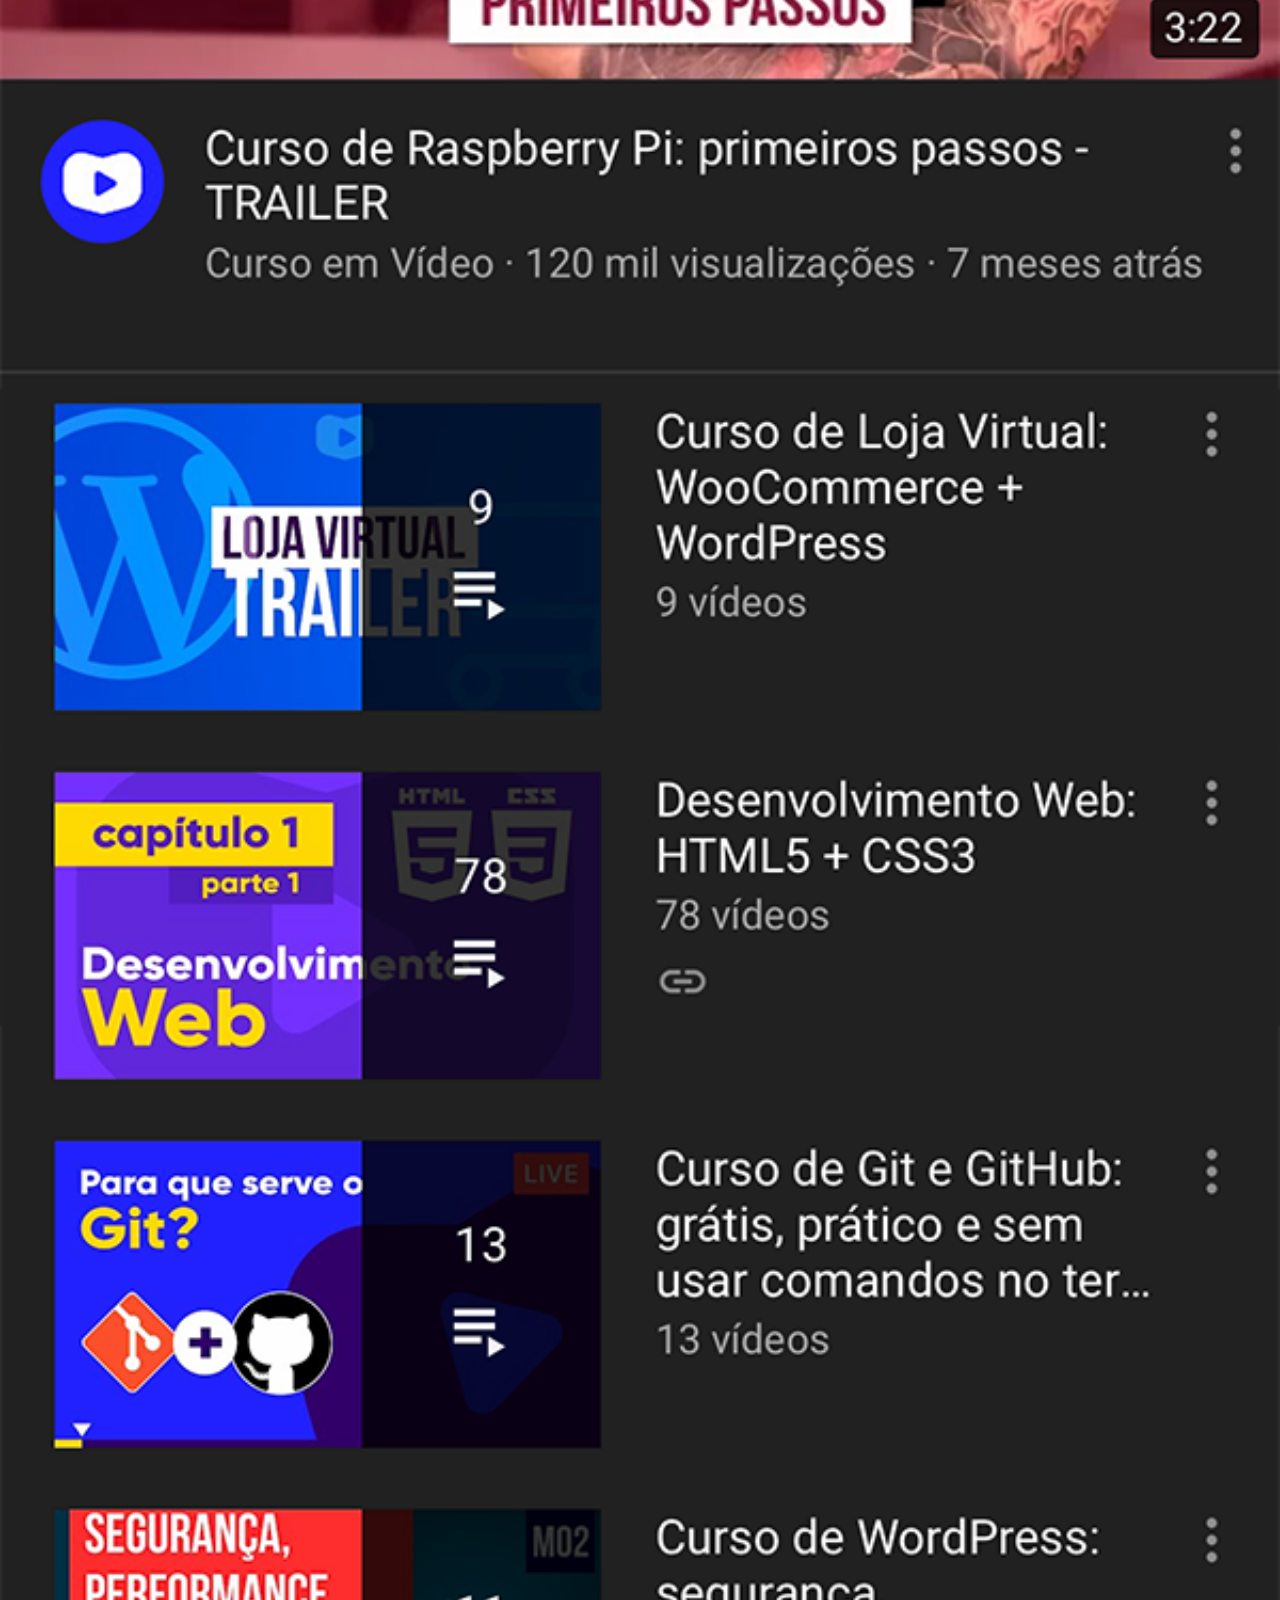
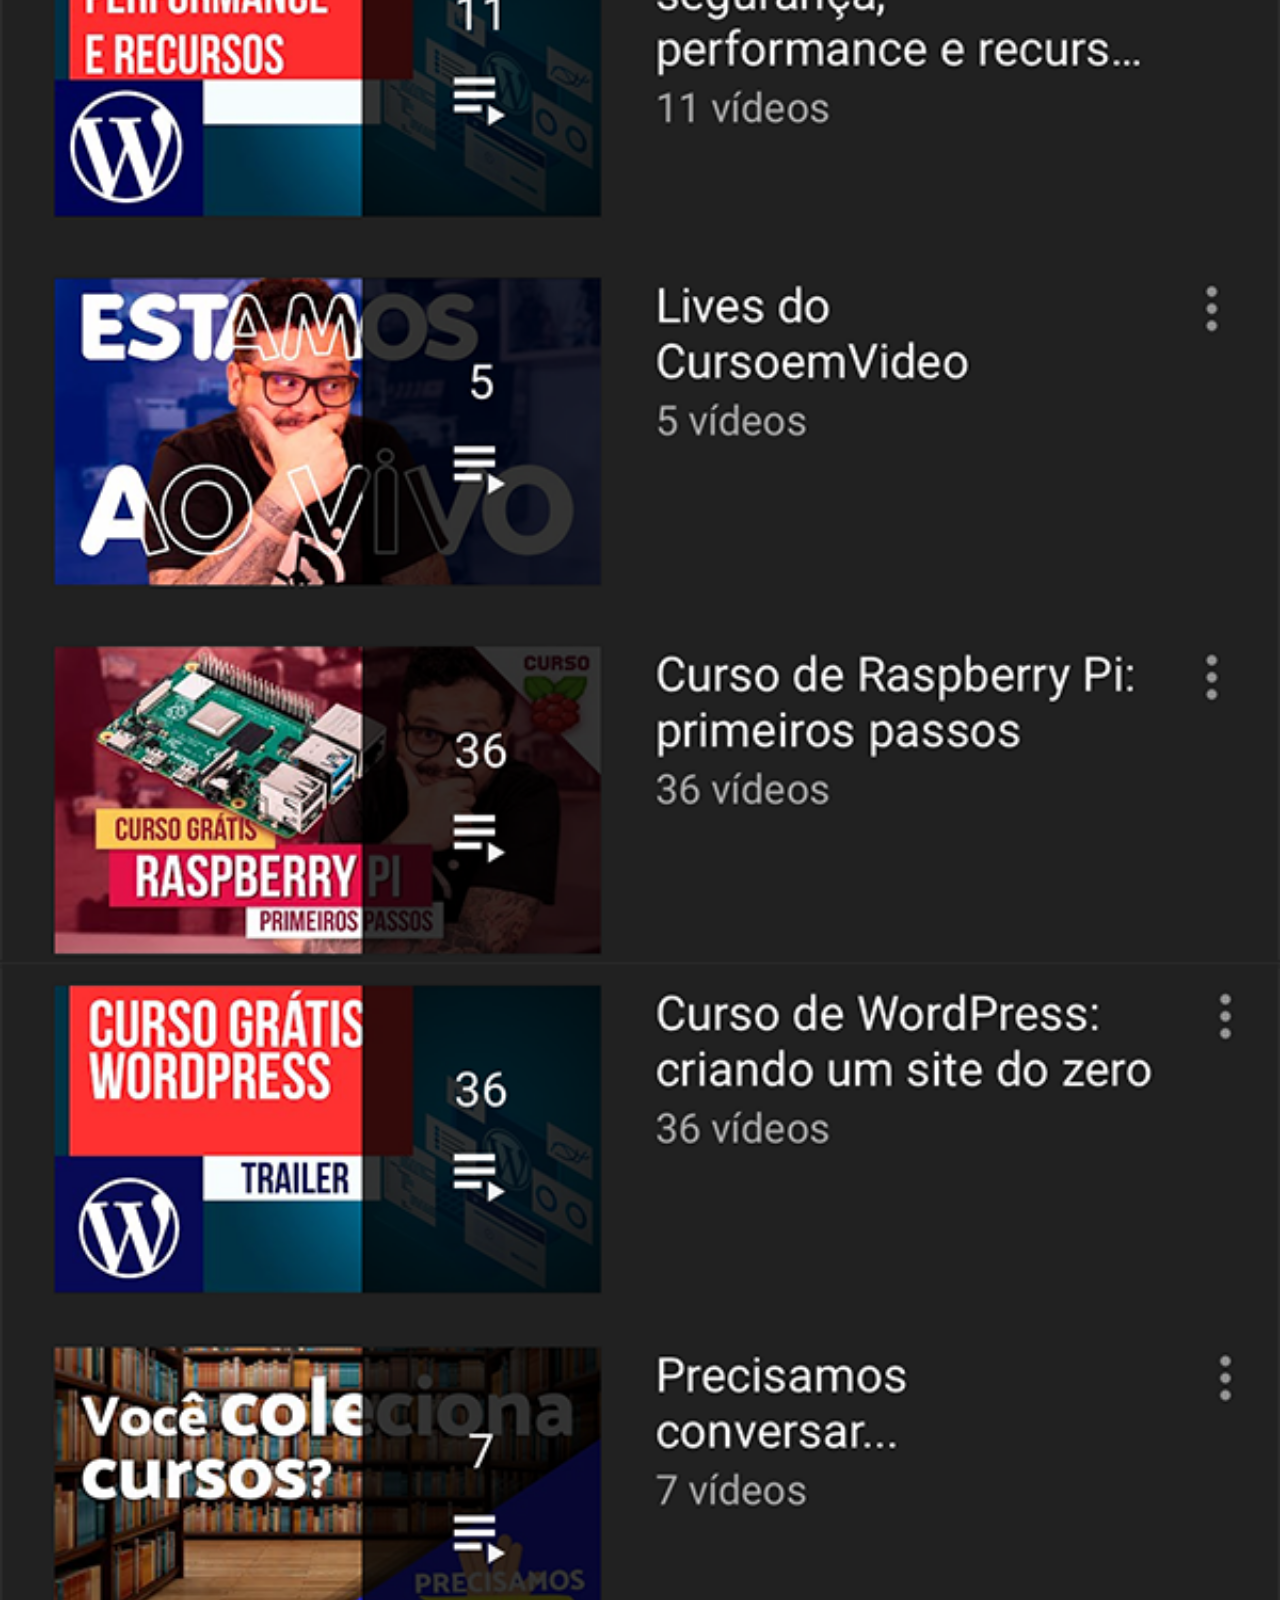
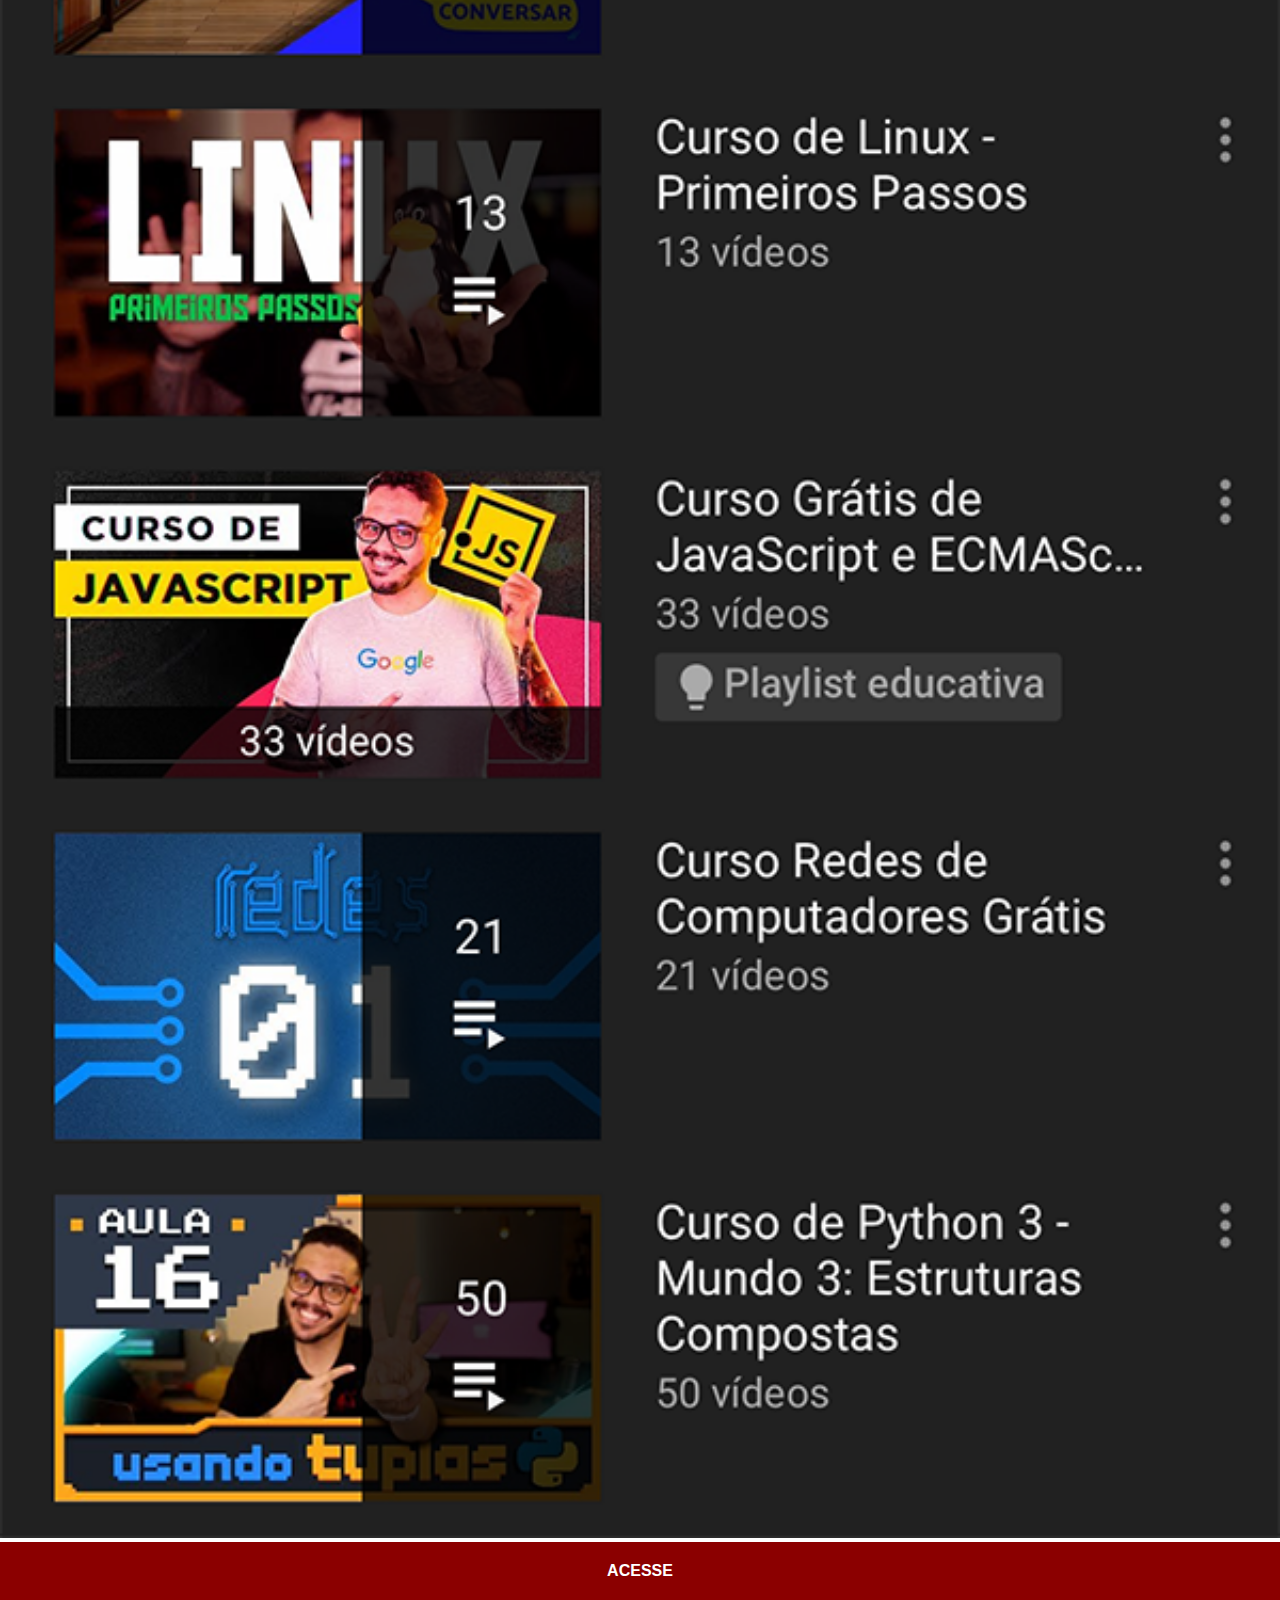
<file: youtube.html>
<!DOCTYPE html>
<html lang="pt-br">
<head>
    <meta charset="UTF-8">
    <meta http-equiv="X-UA-Compatible" content="IE=edge">
    <meta name="viewport" content="width=device-width, initial-scale=1.0">
    <title>Document</title>
    <link rel="stylesheet" href="estilos/social.css">
</head>
<body>
    <img src="imagens/tela-youtube.png" alt="Youtube">
    <a href="https://www.youtube.com/user/cursoemvideo/playlists" target="_blank">ACESSE</a>
</body>
</html>
</file>
<file: estilos/style.css>
@charset "UTF-8";

* {
    margin: 0px;
    padding: 0px;
    font-family: Arial, Helvetica, sans-serif;
}

html, body {
    height: 100vh;
    width: 100vw;
    background-color: black;
}

body {
    background: url('../imagens/fundo-madeira.jpg') no-repeat top center;
    background-size: cover;
    background-attachment: fixed;
}

main {
    position: relative;
    height: 100vh;
}

section#telefone {
    position: absolute;
    top: 50%;
    left: 50%;
    transform: translate(-50%, -50%);

    height: 627px;
    width: 311px;
    background: url('../imagens/frame-iphone.png') no-repeat;
}

iframe#tela {
    position: relative;
    top: 80px;
    left: 22px;
    width: 267px;
    height: 471px;
}

section#redes-sociais {
    text-align: right;
}

section#redes-sociais img {
    width: 50px;
    margin: 10px;
    border-radius: 50%;
    box-shadow: 2px 2px 5px rgba(0, 0, 0, 0.411);
    box-sizing: border-box;
}

section#redes-sociais img:hover {
    border: 2px solid rgba(255, 255, 255, 0.637);
    transform: translate(-3px, -3px);
    box-shadow: 5px 5px 10px rgba(0, 0, 0, 0.603);
    transition: transform 1s, border 1s;
}
</file>
<file: estilos/social.css>
@charset "UTF-8";

* {
    margin: 0px;
    padding: 0px;
    font-family: Arial, Helvetica, sans-serif;
}

::-webkit-scrollbar {
    width: 0px;
    height: 0px;
}

img {
    width: 100vw;

}

a {
    display: block;
    background-color: darkred;
    color: white;
    padding: 20px;
    text-align: center;
    font-weight: bolder;
    text-decoration: none;
}

a:hover{
    background-color: red;
}
</file>
